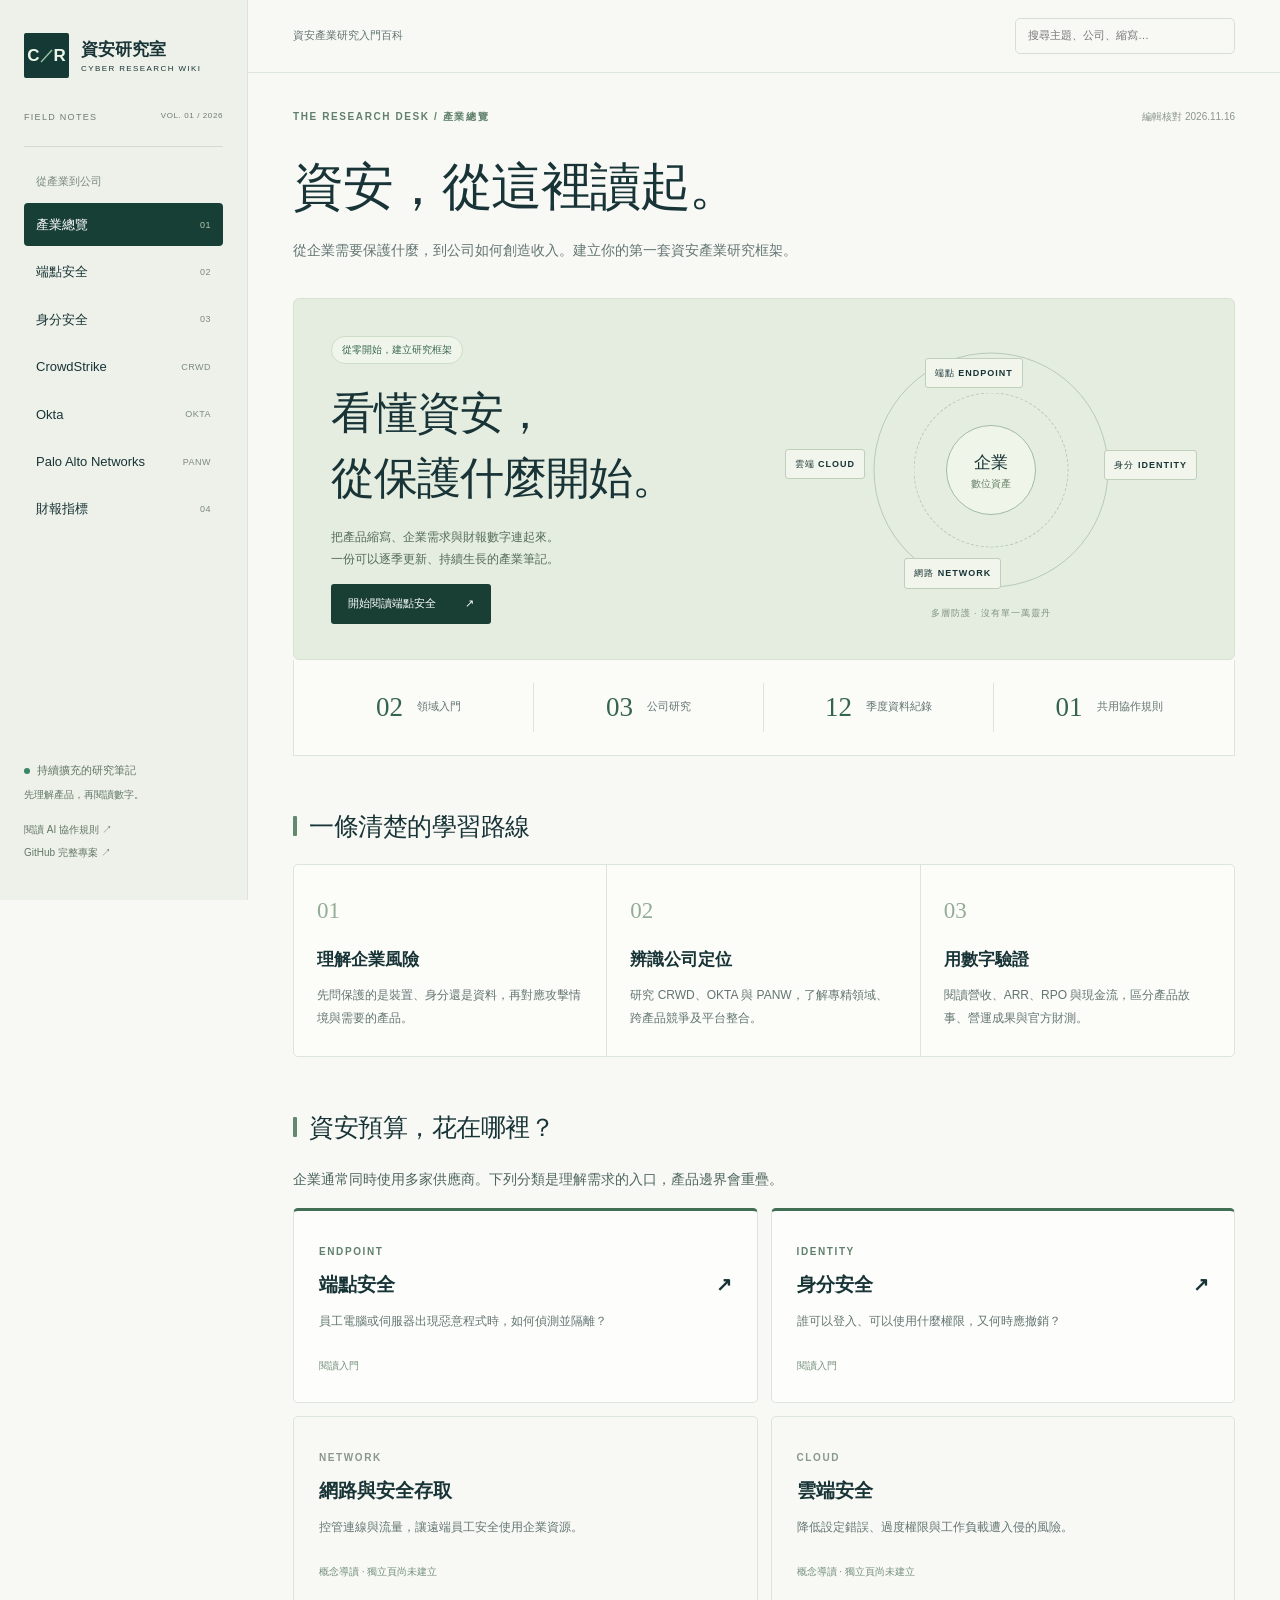
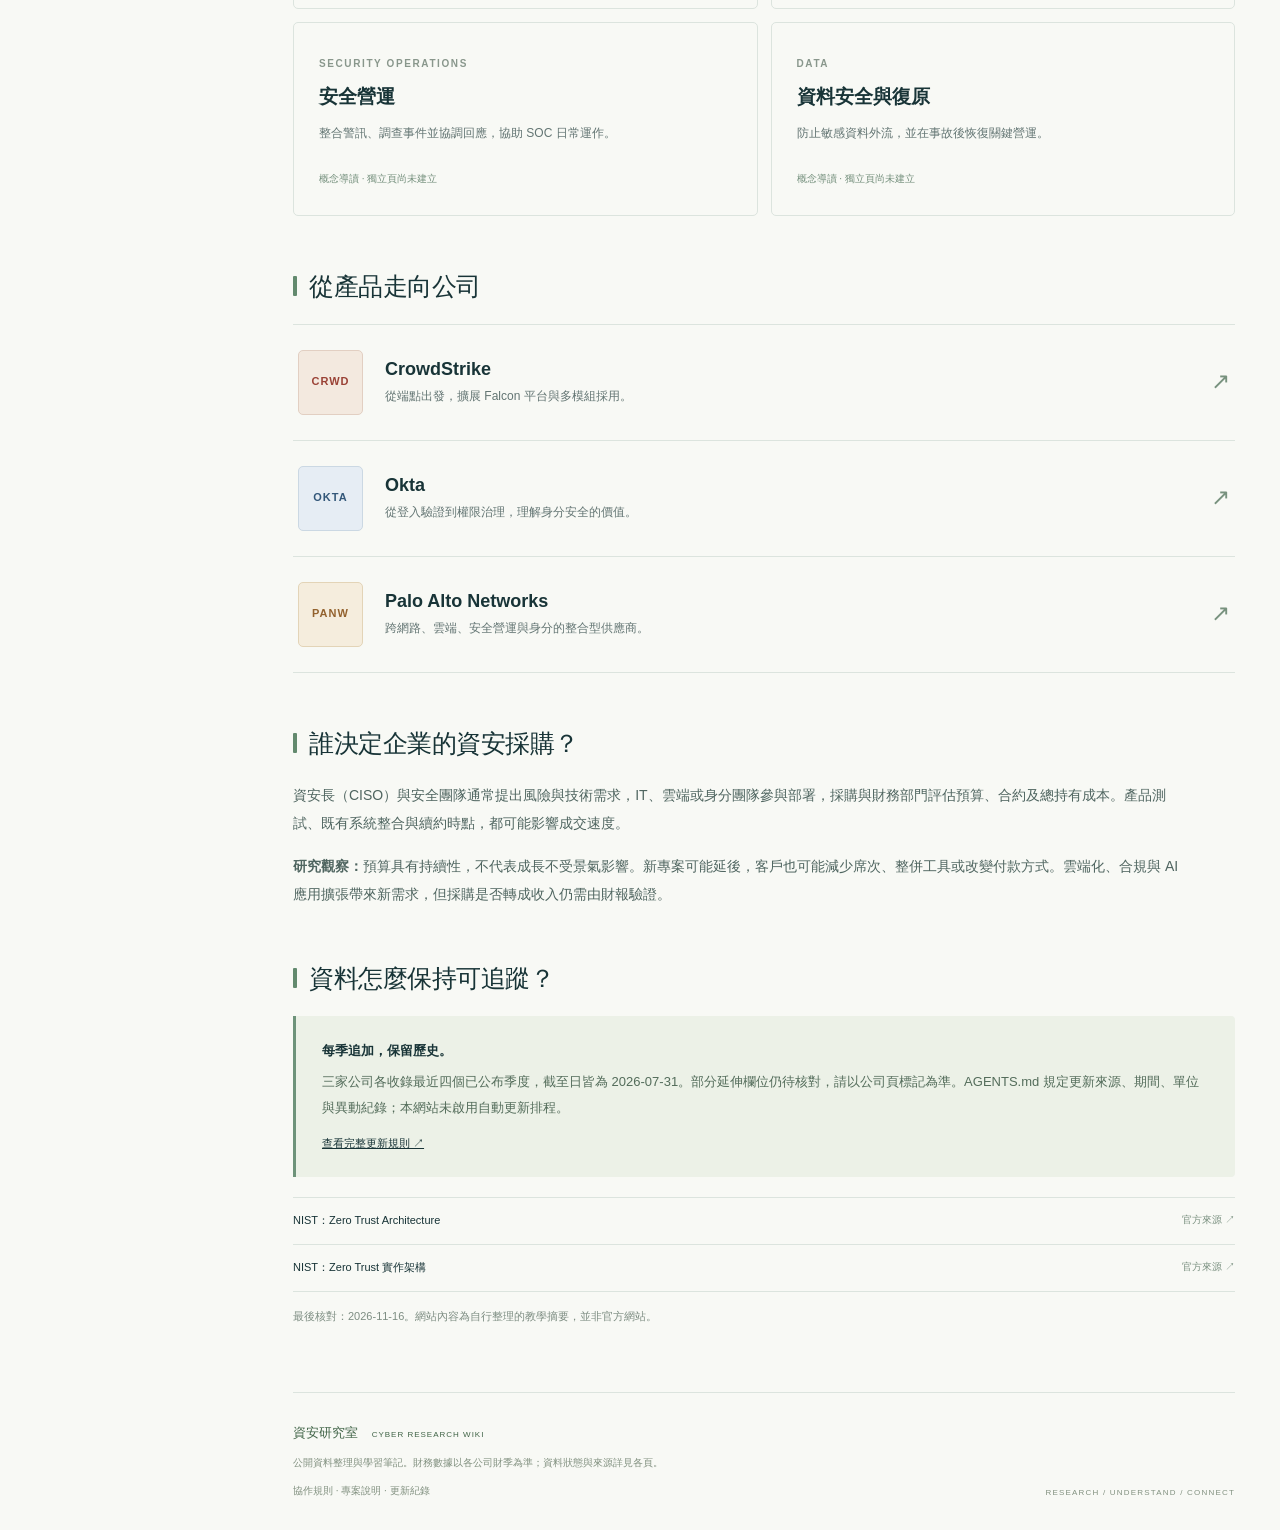
<file: index.html>
<!DOCTYPE html><html lang="zh-Hant"><head><meta charset="utf-8"><meta name="viewport" content="width=device-width,initial-scale=1"><meta name="description" content="從企業需要保護什麼，到公司如何創造收入。建立你的第一套資安產業研究框架。"><title>資安，從這裡讀起。｜資安研究室</title><link rel="icon" href="assets/favicon.svg" type="image/svg+xml"><link rel="stylesheet" href="assets/css/style.css"><script defer src="assets/js/app.js"></script></head><body><a class="skip" href="#main">跳至主要內容</a><aside class="sidebar"><a class="brand" href="index.html"><span class="brandmark">C<span>／</span>R</span><span>資安研究室<small>CYBER RESEARCH WIKI</small></span></a><div class="edition">FIELD NOTES <span>VOL. 01 / 2026</span></div><nav aria-label="主選單"><p class="navlabel">從產業到公司</p><a aria-current="page" href="index.html"><span>產業總覽</span><small>01</small></a><a  href="sectors/endpoint.html"><span>端點安全</span><small>02</small></a><a  href="sectors/identity.html"><span>身分安全</span><small>03</small></a><a  href="companies/crwd.html"><span>CrowdStrike</span><small>CRWD</small></a><a  href="companies/okta.html"><span>Okta</span><small>OKTA</small></a><a  href="companies/panw.html"><span>Palo Alto Networks</span><small>PANW</small></a><a  href="metrics/index.html"><span>財報指標</span><small>04</small></a></nav><div class="sidebar-bottom"><span class="status-dot"></span> 持續擴充的研究筆記<p>先理解產品，再閱讀數字。</p><a href="AGENTS.md">閱讀 AI 協作規則 ↗</a><a href="https://github.com/howardchiang0129/cybersecurity-research-wiki" target="_blank" rel="noopener">GitHub 完整專案 ↗</a></div></aside><div class="workspace"><header class="topbar"><span>資安產業研究入門百科</span><div><label class="sr-only" for="site-search">搜尋主題或公司</label><input id="site-search" type="search" placeholder="搜尋主題、公司、縮寫…" autocomplete="off"><button id="menu-toggle" aria-expanded="false" aria-label="開啟導覽">目錄</button></div><div id="search-results" hidden></div></header><main id="main"><div class="page-top"><span class="eyebrow">THE RESEARCH DESK / 產業總覽</span><span class="meta">編輯核對 2026.11.16</span></div><section class="page-heading"><h1>資安，從這裡讀起。</h1><p class="lead">從企業需要保護什麼，到公司如何創造收入。建立你的第一套資安產業研究框架。</p></section><div class="hero-panel"><div><span class="pill">從零開始，建立研究框架</span><h2>看懂資安，<br>從保護什麼開始。</h2><p>把產品縮寫、企業需求與財報數字連起來。<br>一份可以逐季更新、持續生長的產業筆記。</p><a class="button" href="sectors/endpoint.html">開始閱讀端點安全 <span>↗</span></a></div><div class="system-map" aria-label="企業安全由端點、身分、網路、雲端及資料等層次組成"><div class="orbit orbit-one"></div><div class="orbit orbit-two"></div><div class="map-center">企業<br><small>數位資產</small></div><span class="map-label label-one">端點 ENDPOINT</span><span class="map-label label-two">身分 IDENTITY</span><span class="map-label label-three">網路 NETWORK</span><span class="map-label label-four">雲端 CLOUD</span><span class="map-caption">多層防護 · 沒有單一萬靈丹</span></div></div><div class="overview-strip"><div><b>02</b><span>領域入門</span></div><div><b>03</b><span>公司研究</span></div><div><b>12</b><span>季度資料紀錄</span></div><div><b>01</b><span>共用協作規則</span></div></div><section class="article-section" id="start"><h2>一條清楚的學習路線</h2><div class="cards"><article class="note-card"><span class="card-index">01</span><h3>理解企業風險</h3><p>先問保護的是裝置、身分還是資料，再對應攻擊情境與需要的產品。</p></article><article class="note-card"><span class="card-index">02</span><h3>辨識公司定位</h3><p>研究 CRWD、OKTA 與 PANW，了解專精領域、跨產品競爭及平台整合。</p></article><article class="note-card"><span class="card-index">03</span><h3>用數字驗證</h3><p>閱讀營收、ARR、RPO 與現金流，區分產品故事、營運成果與官方財測。</p></article></div></section><section class="article-section" id="sectors"><h2>資安預算，花在哪裡？</h2><p>企業通常同時使用多家供應商。下列分類是理解需求的入口，產品邊界會重疊。</p><div class="sector-grid"><a href="sectors/endpoint.html" class="sector-tile available"><span class="eyebrow">ENDPOINT</span><h3>端點安全 <span>↗</span></h3><p>員工電腦或伺服器出現惡意程式時，如何偵測並隔離？</p><small>閱讀入門</small></a><a href="sectors/identity.html" class="sector-tile available"><span class="eyebrow">IDENTITY</span><h3>身分安全 <span>↗</span></h3><p>誰可以登入、可以使用什麼權限，又何時應撤銷？</p><small>閱讀入門</small></a><article class="sector-tile planned"><span class="eyebrow">NETWORK</span><h3>網路與安全存取 <span></span></h3><p>控管連線與流量，讓遠端員工安全使用企業資源。</p><small>概念導讀 · 獨立頁尚未建立</small></article><article class="sector-tile planned"><span class="eyebrow">CLOUD</span><h3>雲端安全 <span></span></h3><p>降低設定錯誤、過度權限與工作負載遭入侵的風險。</p><small>概念導讀 · 獨立頁尚未建立</small></article><article class="sector-tile planned"><span class="eyebrow">SECURITY OPERATIONS</span><h3>安全營運 <span></span></h3><p>整合警訊、調查事件並協調回應，協助 SOC 日常運作。</p><small>概念導讀 · 獨立頁尚未建立</small></article><article class="sector-tile planned"><span class="eyebrow">DATA</span><h3>資料安全與復原 <span></span></h3><p>防止敏感資料外流，並在事故後恢復關鍵營運。</p><small>概念導讀 · 獨立頁尚未建立</small></article></div></section><section class="article-section" id="companies"><h2>從產品走向公司</h2><div class="company-list"><a href="companies/crwd.html"><span class="ticker crwd">CRWD</span><div><h3>CrowdStrike</h3><p>從端點出發，擴展 Falcon 平台與多模組採用。</p></div><span class="arrow">↗</span></a><a href="companies/okta.html"><span class="ticker okta">OKTA</span><div><h3>Okta</h3><p>從登入驗證到權限治理，理解身分安全的價值。</p></div><span class="arrow">↗</span></a><a href="companies/panw.html"><span class="ticker panw">PANW</span><div><h3>Palo Alto Networks</h3><p>跨網路、雲端、安全營運與身分的整合型供應商。</p></div><span class="arrow">↗</span></a></div></section><section class="article-section" id="buying"><h2>誰決定企業的資安採購？</h2><p>資安長（CISO）與安全團隊通常提出風險與技術需求，IT、雲端或身分團隊參與部署，採購與財務部門評估預算、合約及總持有成本。產品測試、既有系統整合與續約時點，都可能影響成交速度。</p><p><strong>研究觀察：</strong>預算具有持續性，不代表成長不受景氣影響。新專案可能延後，客戶也可能減少席次、整併工具或改變付款方式。雲端化、合規與 AI 應用擴張帶來新需求，但採購是否轉成收入仍需由財報驗證。</p></section><section class="article-section" id="updates"><h2>資料怎麼保持可追蹤？</h2><div class="callout"><strong>每季追加，保留歷史。</strong><p>三家公司各收錄最近四個已公布季度，截至日皆為 2026-07-31。部分延伸欄位仍待核對，請以公司頁標記為準。AGENTS.md 規定更新來源、期間、單位與異動紀錄；本網站未啟用自動更新排程。</p><a href="AGENTS.md">查看完整更新規則 ↗</a></div><div class="source-list"><a href="https://www.nist.gov/publications/zero-trust-architecture" target="_blank" rel="noopener"><span>NIST：Zero Trust Architecture</span><span>官方來源 ↗</span></a><a href="https://pages.nist.gov/zero-trust-architecture/VolumeB/architecture.html" target="_blank" rel="noopener"><span>NIST：Zero Trust 實作架構</span><span>官方來源 ↗</span></a></div><p class="fine">最後核對：2026-11-16。網站內容為自行整理的教學摘要，並非官方網站。</p></section><footer><span>資安研究室 <small>CYBER RESEARCH WIKI</small></span><p>公開資料整理與學習筆記。財務數據以各公司財季為準；資料狀態與來源詳見各頁。</p><a href="AGENTS.md">協作規則</a> · <a href="README.md">專案說明</a> · <a href="CHANGELOG.md">更新紀錄</a><span class="footer-no">RESEARCH / UNDERSTAND / CONNECT</span></footer></main></div></body></html>
</file>
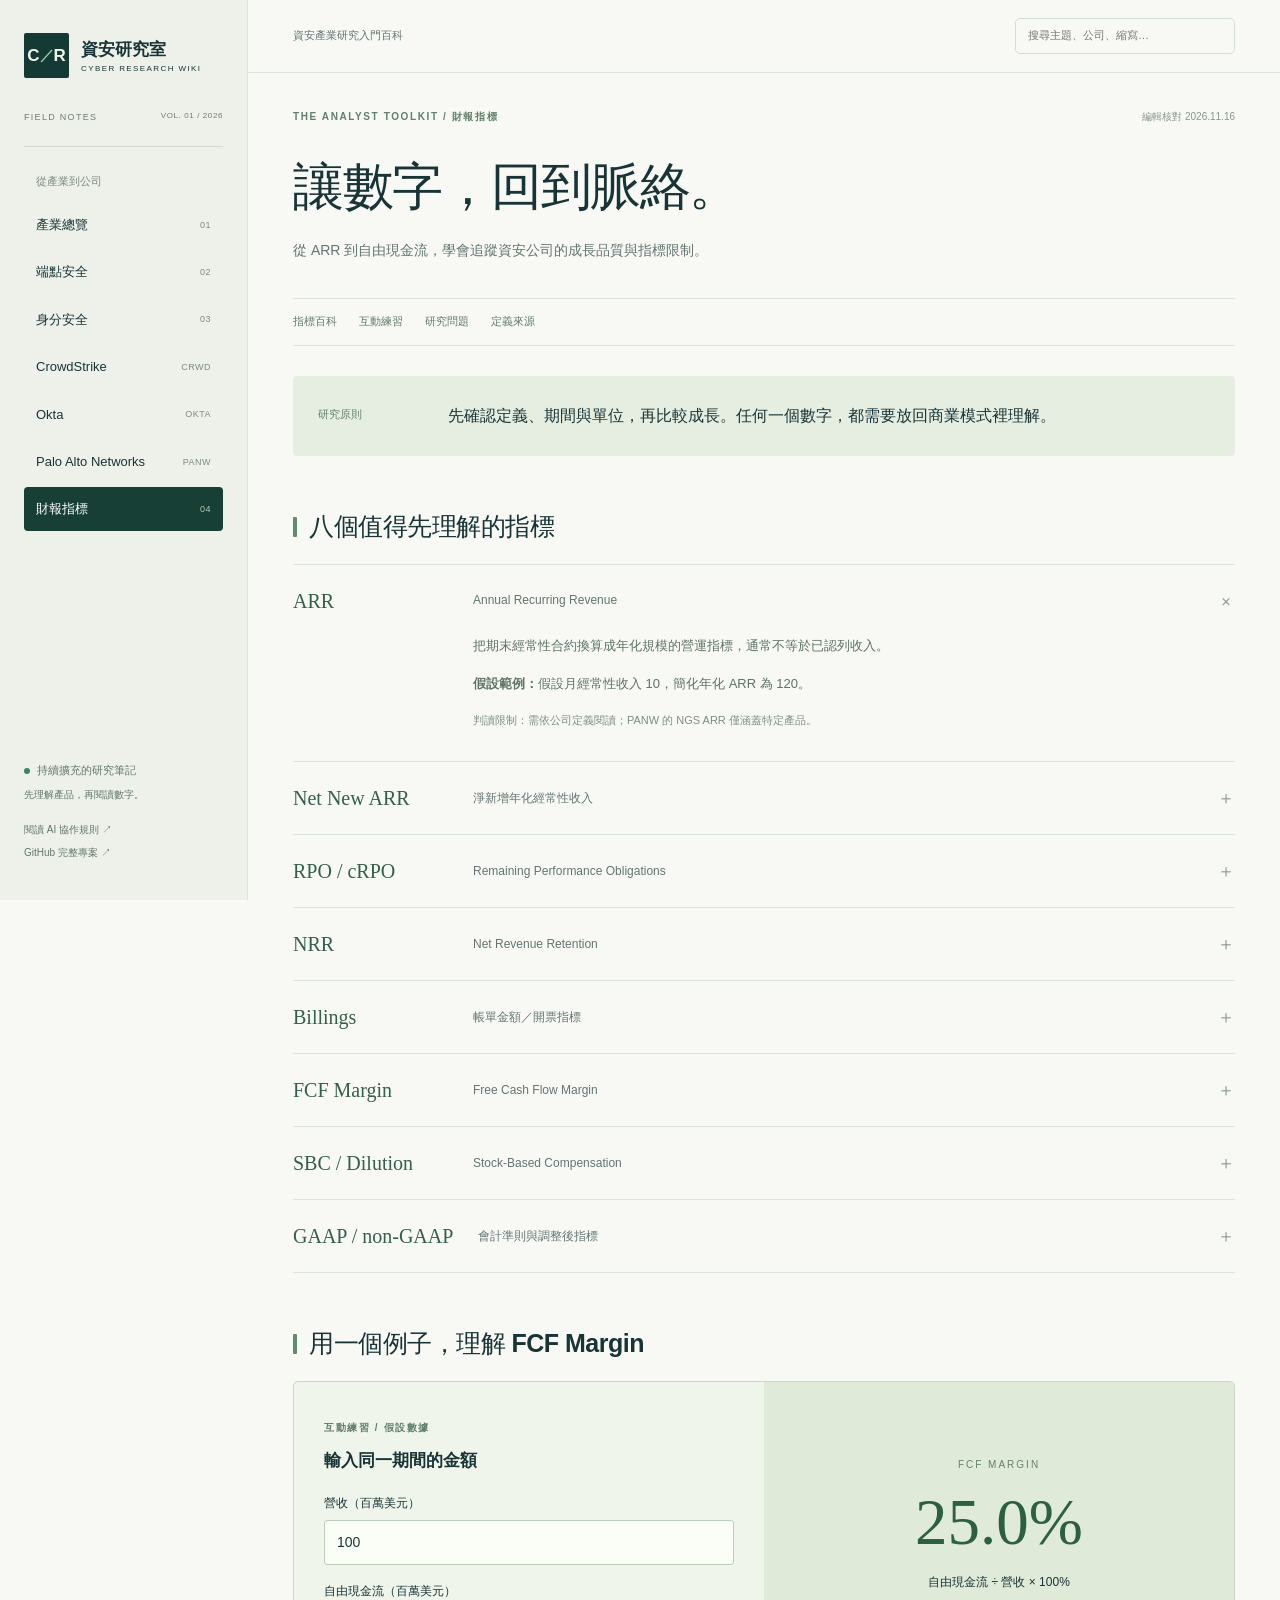
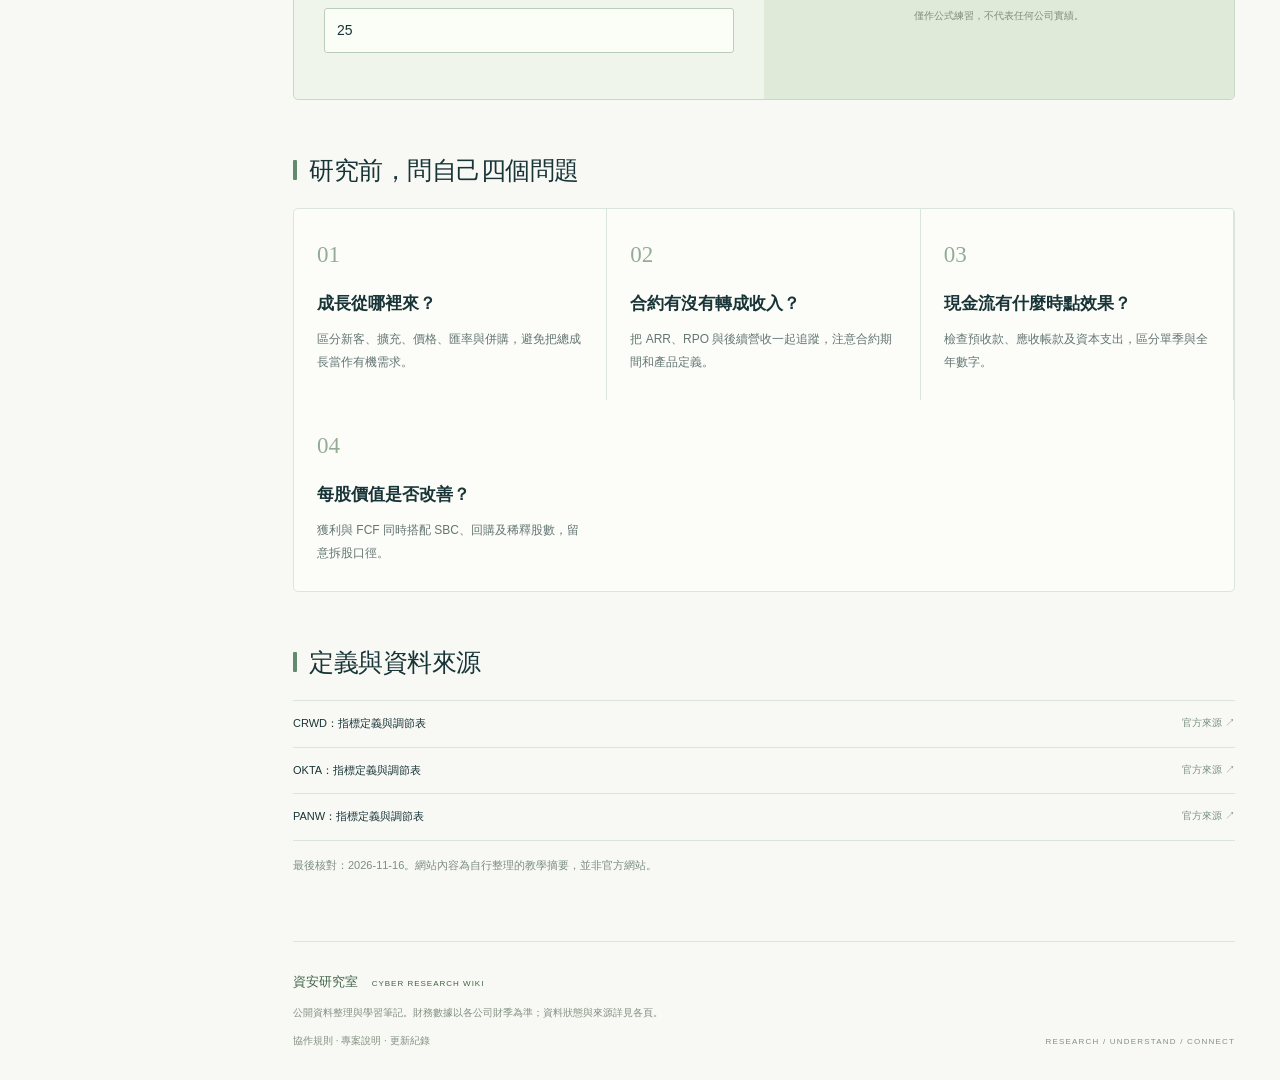
<file: metrics/index.html>
<!DOCTYPE html><html lang="zh-Hant"><head><meta charset="utf-8"><meta name="viewport" content="width=device-width,initial-scale=1"><meta name="description" content="從 ARR 到自由現金流，學會追蹤資安公司的成長品質與指標限制。"><title>讓數字，回到脈絡。｜資安研究室</title><link rel="icon" href="../assets/favicon.svg" type="image/svg+xml"><link rel="stylesheet" href="../assets/css/style.css"><script defer src="../assets/js/app.js"></script></head><body><a class="skip" href="#main">跳至主要內容</a><aside class="sidebar"><a class="brand" href="../index.html"><span class="brandmark">C<span>／</span>R</span><span>資安研究室<small>CYBER RESEARCH WIKI</small></span></a><div class="edition">FIELD NOTES <span>VOL. 01 / 2026</span></div><nav aria-label="主選單"><p class="navlabel">從產業到公司</p><a  href="../index.html"><span>產業總覽</span><small>01</small></a><a  href="../sectors/endpoint.html"><span>端點安全</span><small>02</small></a><a  href="../sectors/identity.html"><span>身分安全</span><small>03</small></a><a  href="../companies/crwd.html"><span>CrowdStrike</span><small>CRWD</small></a><a  href="../companies/okta.html"><span>Okta</span><small>OKTA</small></a><a  href="../companies/panw.html"><span>Palo Alto Networks</span><small>PANW</small></a><a aria-current="page" href="../metrics/index.html"><span>財報指標</span><small>04</small></a></nav><div class="sidebar-bottom"><span class="status-dot"></span> 持續擴充的研究筆記<p>先理解產品，再閱讀數字。</p><a href="../AGENTS.md">閱讀 AI 協作規則 ↗</a><a href="https://github.com/howardchiang0129/cybersecurity-research-wiki" target="_blank" rel="noopener">GitHub 完整專案 ↗</a></div></aside><div class="workspace"><header class="topbar"><span>資安產業研究入門百科</span><div><label class="sr-only" for="site-search">搜尋主題或公司</label><input id="site-search" type="search" placeholder="搜尋主題、公司、縮寫…" autocomplete="off"><button id="menu-toggle" aria-expanded="false" aria-label="開啟導覽">目錄</button></div><div id="search-results" hidden></div></header><main id="main"><div class="page-top"><span class="eyebrow">THE ANALYST TOOLKIT / 財報指標</span><span class="meta">編輯核對 2026.11.16</span></div><section class="page-heading"><h1>讓數字，回到脈絡。</h1><p class="lead">從 ARR 到自由現金流，學會追蹤資安公司的成長品質與指標限制。</p></section><nav class="contents" aria-label="本頁目錄"><a href="#glossary">指標百科</a><a href="#calculator">互動練習</a><a href="#questions">研究問題</a><a href="#sources">定義來源</a></nav><div class="definition"><span>研究原則</span><p>先確認定義、期間與單位，再比較成長。任何一個數字，都需要放回商業模式裡理解。</p></div><section class="article-section" id="glossary"><h2>八個值得先理解的指標</h2><div class="metric-glossary"><details open><summary><span>ARR</span><b>Annual Recurring Revenue</b><span class="plus">＋</span></summary><div><p>把期末經常性合約換算成年化規模的營運指標，通常不等於已認列收入。</p><p><strong>假設範例：</strong>假設月經常性收入 10，簡化年化 ARR 為 120。</p><p class="fine">判讀限制：需依公司定義閱讀；PANW 的 NGS ARR 僅涵蓋特定產品。</p></div></details><details ><summary><span>Net New ARR</span><b>淨新增年化經常性收入</b><span class="plus">＋</span></summary><div><p>觀察期末 ARR 相對上期淨增加多少，通常受新客、擴充、流失與其他調整影響。</p><p><strong>假設範例：</strong>假設期初 ARR 100、期末 120，簡化淨增加為 20。</p><p class="fine">判讀限制：匯率、併購或定義變更可能影響，不一定全是當季新簽約。</p></div></details><details ><summary><span>RPO / cRPO</span><b>Remaining Performance Obligations</b><span class="plus">＋</span></summary><div><p>RPO 是尚未履行的合約義務；cRPO 通常是未來十二個月預期認列部分。</p><p><strong>假設範例：</strong>假設 RPO 100，其中 60 預計十二個月內認列，cRPO 為 60。</p><p class="fine">判讀限制：合約期間與付款方式會影響比較；不是當季收入，也不是現金。</p></div></details><details ><summary><span>NRR</span><b>Net Revenue Retention</b><span class="plus">＋</span></summary><div><p>觀察相同既有客戶群的收入或 ARR 在一段期間後保留多少，含擴充、縮減與流失。</p><p><strong>假設範例：</strong>假設原客戶群 100，一年後 110，NRR 為 110%。</p><p class="fine">判讀限制：不包含新客；不同公司採用的收入或 ARR 定義及期間可能不同。</p></div></details><details ><summary><span>Billings</span><b>帳單金額／開票指標</b><span class="plus">＋</span></summary><div><p>常見簡化代理值是營收加遞延收入變動，但應優先採公司定義。</p><p><strong>假設範例：</strong>假設營收 100、遞延收入增加 20，簡化 Billings 為 120。</p><p class="fine">判讀限制：不等於現金收款；付款條款與合約期間會造成波動。</p></div></details><details ><summary><span>FCF Margin</span><b>Free Cash Flow Margin</b><span class="plus">＋</span></summary><div><p>自由現金流除以同期間營收；先確認 FCF 是否含特殊調整。</p><p><strong>假設範例：</strong>假設營收 100、FCF 25，FCF Margin 為 25%。</p><p class="fine">判讀限制：預收款、支出時點與 SBC 會影響判讀；單季不可直接年化。</p></div></details><details ><summary><span>SBC / Dilution</span><b>Stock-Based Compensation</b><span class="plus">＋</span></summary><div><p>股權薪酬是重要報酬成本，應搭配股數變化與回購觀察。</p><p><strong>假設範例：</strong>假設獲利不變、股數增加 10%，每股獲利會降低。</p><p class="fine">判讀限制：non-GAAP 常加回 SBC，但經濟成本不會因此消失；拆股本身不是經濟稀釋。</p></div></details><details ><summary><span>GAAP / non-GAAP</span><b>會計準則與調整後指標</b><span class="plus">＋</span></summary><div><p>GAAP 為會計準則口徑；non-GAAP 依公司調整方式排除部分項目。</p><p><strong>假設範例：</strong>假設 GAAP 營業利益 10，加回 SBC 5，簡化調整後為 15。</p><p class="fine">判讀限制：必須閱讀調節表；各公司排除項目不同，不能只比較表面數字。</p></div></details></div></section><section class="article-section" id="calculator"><h2>用一個例子，理解 FCF Margin</h2><div class="calculator"><div><span class="eyebrow">互動練習 / 假設數據</span><h3>輸入同一期間的金額</h3><label for="calc-revenue">營收（百萬美元）</label><input id="calc-revenue" type="number" min="0" step="any" value="100"><label for="calc-fcf">自由現金流（百萬美元）</label><input id="calc-fcf" type="number" step="any" value="25"></div><div class="calc-result"><span>FCF MARGIN</span><output id="calc-result" aria-live="polite">25.0%</output><p>自由現金流 ÷ 營收 × 100%</p><small>僅作公式練習，不代表任何公司實績。</small></div></div></section><section class="article-section" id="questions"><h2>研究前，問自己四個問題</h2><div class="cards"><article class="note-card"><span class="card-index">01</span><h3>成長從哪裡來？</h3><p>區分新客、擴充、價格、匯率與併購，避免把總成長當作有機需求。</p></article><article class="note-card"><span class="card-index">02</span><h3>合約有沒有轉成收入？</h3><p>把 ARR、RPO 與後續營收一起追蹤，注意合約期間和產品定義。</p></article><article class="note-card"><span class="card-index">03</span><h3>現金流有什麼時點效果？</h3><p>檢查預收款、應收帳款及資本支出，區分單季與全年數字。</p></article><article class="note-card"><span class="card-index">04</span><h3>每股價值是否改善？</h3><p>獲利與 FCF 同時搭配 SBC、回購及稀釋股數，留意拆股口徑。</p></article></div></section><section class="article-section" id="sources"><h2>定義與資料來源</h2><div class="source-list"><a href="https://ir.crowdstrike.com/news-releases/news-release-details/crowdstrike-reports-second-quarter-fiscal-year-2027-financial" target="_blank" rel="noopener"><span>CRWD：指標定義與調節表</span><span>官方來源 ↗</span></a><a href="https://investor.okta.com/news-and-events/news-releases/news-details/2026/Okta-Announces-Second-Quarter-Fiscal-Year-2027-Financial-Results/default.aspx" target="_blank" rel="noopener"><span>OKTA：指標定義與調節表</span><span>官方來源 ↗</span></a><a href="https://www.paloaltonetworks.com/company/press/2026/palo-alto-networks-reports-fiscal-fourth-quarter-and-fiscal-year-2026-financial-results" target="_blank" rel="noopener"><span>PANW：指標定義與調節表</span><span>官方來源 ↗</span></a></div><p class="fine">最後核對：2026-11-16。網站內容為自行整理的教學摘要，並非官方網站。</p></section><footer><span>資安研究室 <small>CYBER RESEARCH WIKI</small></span><p>公開資料整理與學習筆記。財務數據以各公司財季為準；資料狀態與來源詳見各頁。</p><a href="../AGENTS.md">協作規則</a> · <a href="../README.md">專案說明</a> · <a href="../CHANGELOG.md">更新紀錄</a><span class="footer-no">RESEARCH / UNDERSTAND / CONNECT</span></footer></main></div></body></html>
</file>
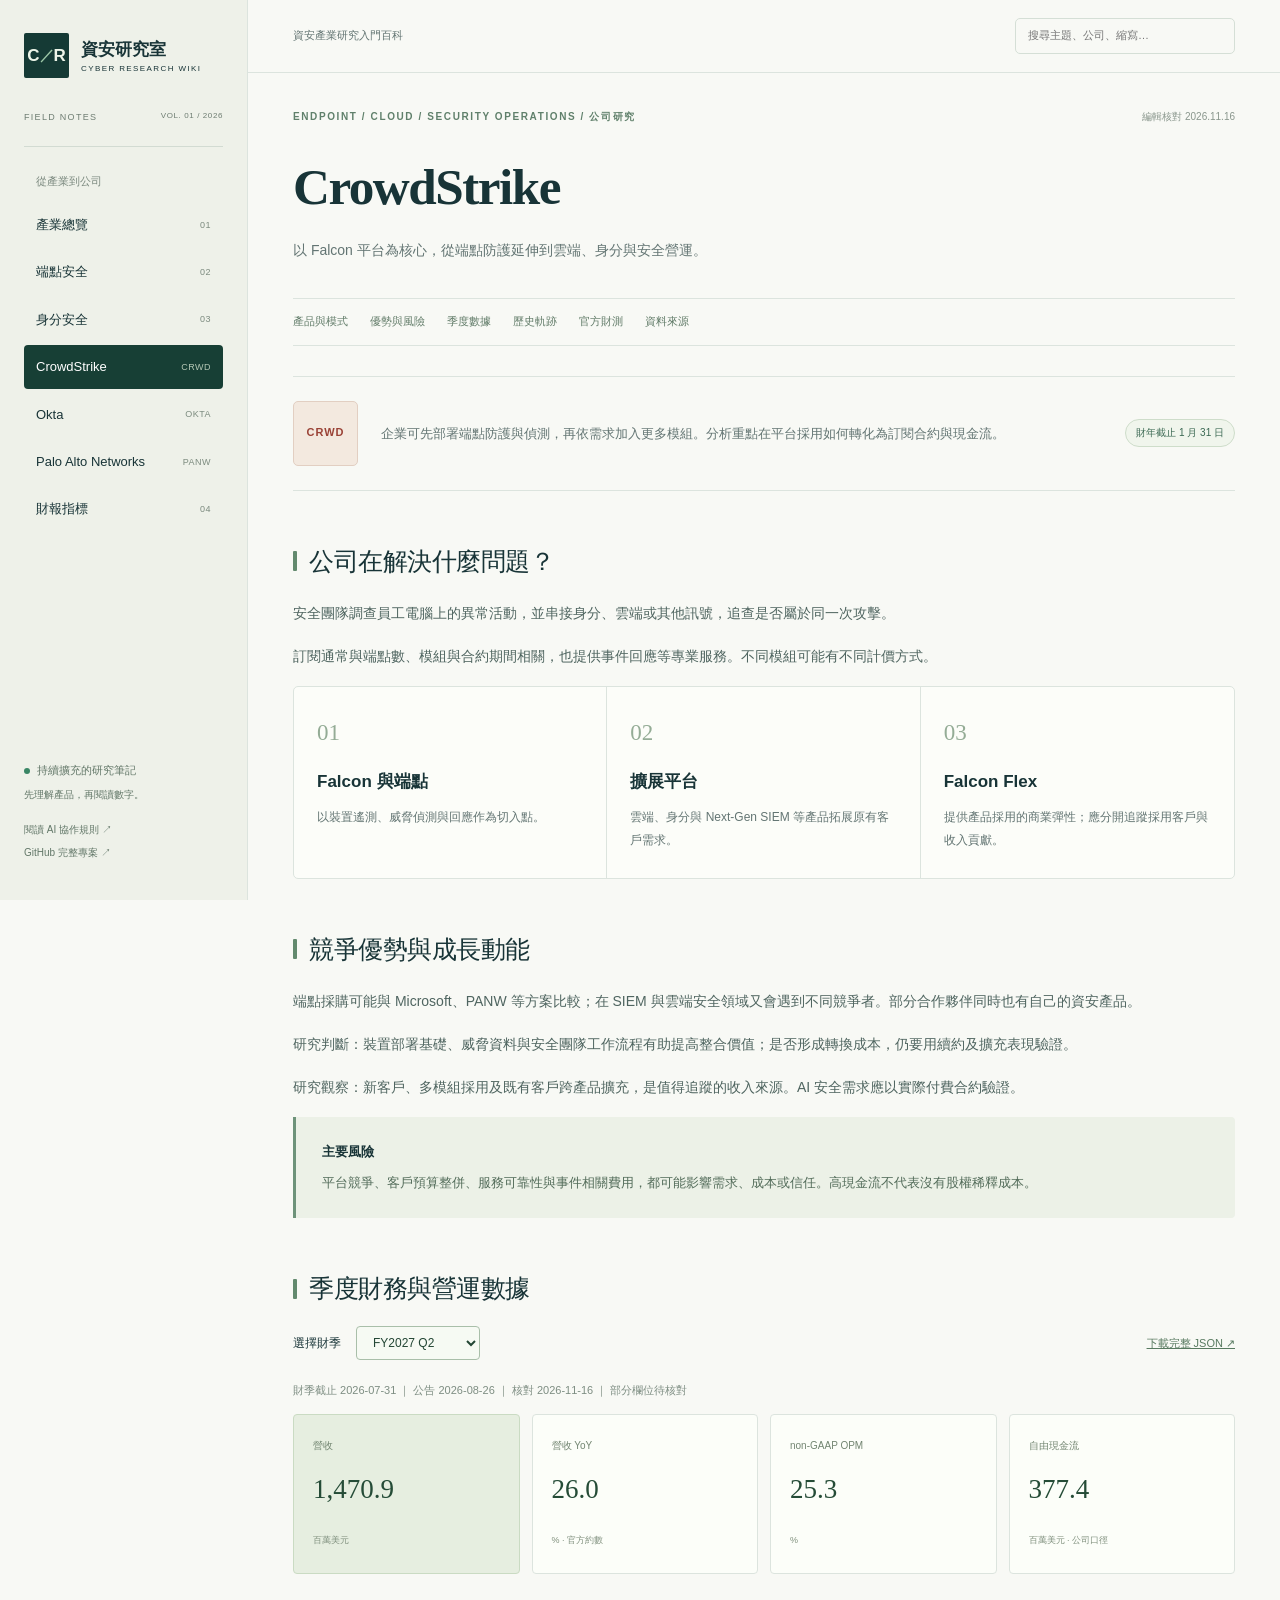
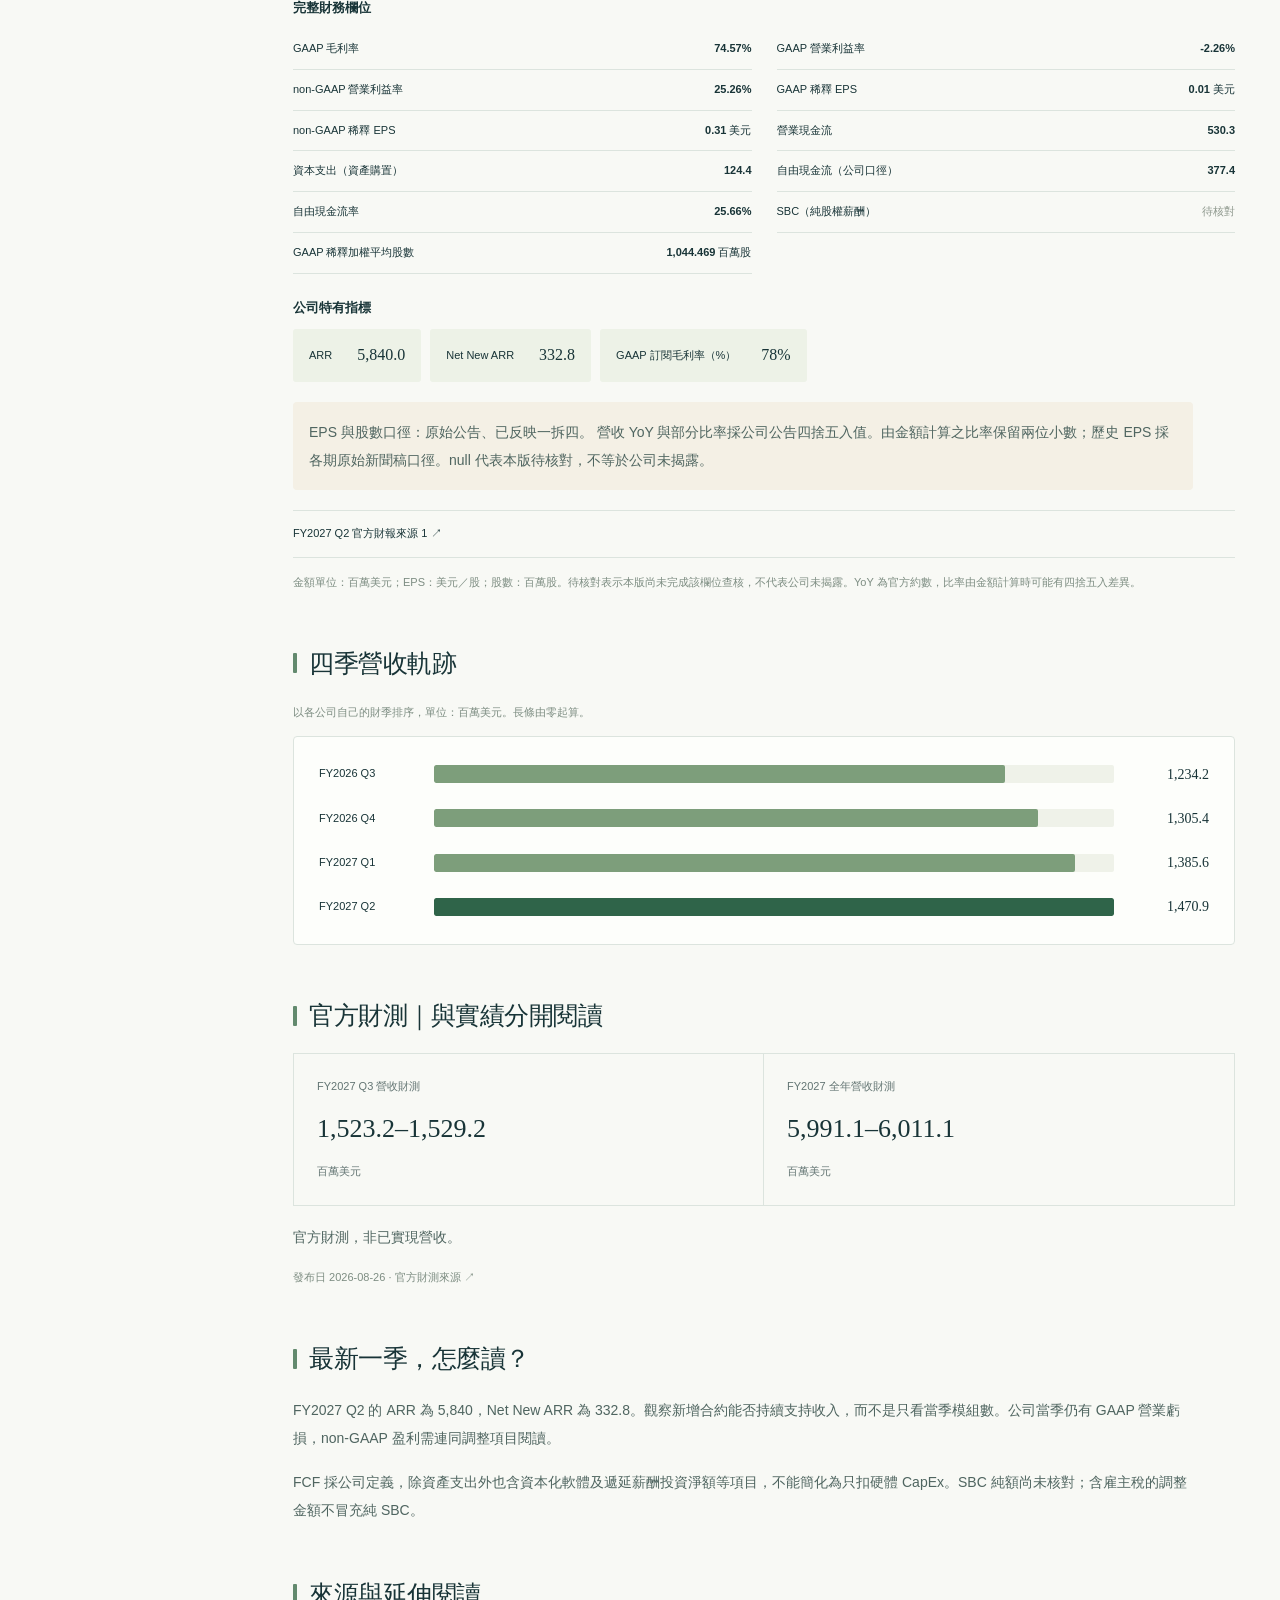
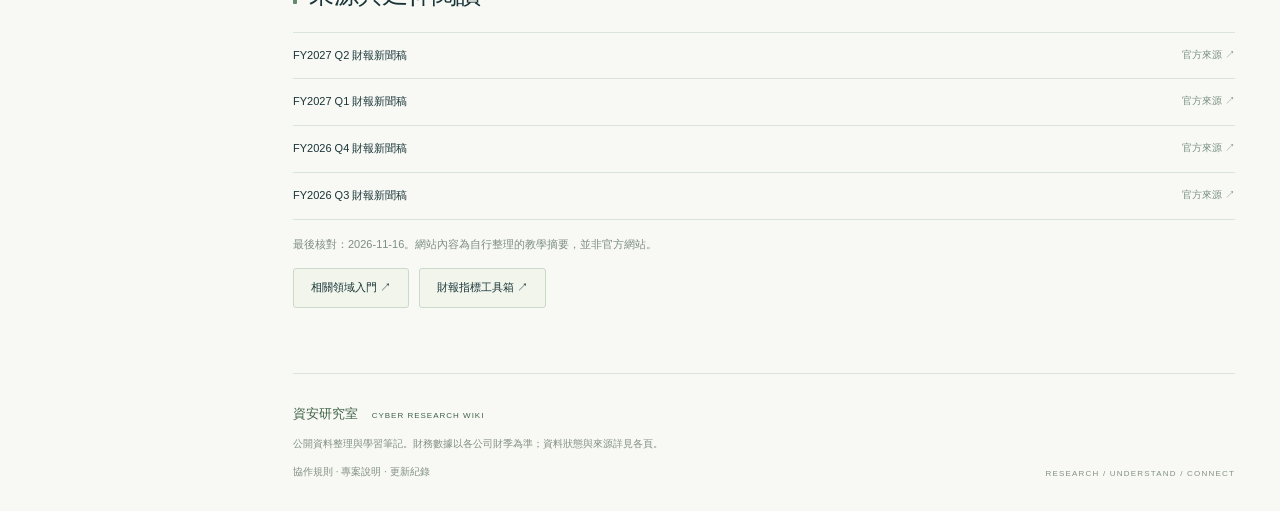
<file: companies/crwd.html>
<!DOCTYPE html><html lang="zh-Hant"><head><meta charset="utf-8"><meta name="viewport" content="width=device-width,initial-scale=1"><meta name="description" content="以 Falcon 平台為核心，從端點防護延伸到雲端、身分與安全營運。"><title>CrowdStrike｜資安研究室</title><link rel="icon" href="../assets/favicon.svg" type="image/svg+xml"><link rel="stylesheet" href="../assets/css/style.css"><script defer src="../assets/js/app.js"></script></head><body><a class="skip" href="#main">跳至主要內容</a><aside class="sidebar"><a class="brand" href="../index.html"><span class="brandmark">C<span>／</span>R</span><span>資安研究室<small>CYBER RESEARCH WIKI</small></span></a><div class="edition">FIELD NOTES <span>VOL. 01 / 2026</span></div><nav aria-label="主選單"><p class="navlabel">從產業到公司</p><a  href="../index.html"><span>產業總覽</span><small>01</small></a><a  href="../sectors/endpoint.html"><span>端點安全</span><small>02</small></a><a  href="../sectors/identity.html"><span>身分安全</span><small>03</small></a><a aria-current="page" href="../companies/crwd.html"><span>CrowdStrike</span><small>CRWD</small></a><a  href="../companies/okta.html"><span>Okta</span><small>OKTA</small></a><a  href="../companies/panw.html"><span>Palo Alto Networks</span><small>PANW</small></a><a  href="../metrics/index.html"><span>財報指標</span><small>04</small></a></nav><div class="sidebar-bottom"><span class="status-dot"></span> 持續擴充的研究筆記<p>先理解產品，再閱讀數字。</p><a href="../AGENTS.md">閱讀 AI 協作規則 ↗</a><a href="https://github.com/howardchiang0129/cybersecurity-research-wiki" target="_blank" rel="noopener">GitHub 完整專案 ↗</a></div></aside><div class="workspace"><header class="topbar"><span>資安產業研究入門百科</span><div><label class="sr-only" for="site-search">搜尋主題或公司</label><input id="site-search" type="search" placeholder="搜尋主題、公司、縮寫…" autocomplete="off"><button id="menu-toggle" aria-expanded="false" aria-label="開啟導覽">目錄</button></div><div id="search-results" hidden></div></header><main id="main"><div class="page-top"><span class="eyebrow">ENDPOINT / CLOUD / SECURITY OPERATIONS / 公司研究</span><span class="meta">編輯核對 2026.11.16</span></div><section class="page-heading"><h1>CrowdStrike</h1><p class="lead">以 Falcon 平台為核心，從端點防護延伸到雲端、身分與安全營運。</p></section><nav class="contents" aria-label="本頁目錄"><a href="#business">產品與模式</a><a href="#edge">優勢與風險</a><a href="#financials">季度數據</a><a href="#history">歷史軌跡</a><a href="#guidance">官方財測</a><a href="#sources">資料來源</a></nav><div class="company-intro"><span class="ticker crwd">CRWD</span><p>企業可先部署端點防護與偵測，再依需求加入更多模組。分析重點在平台採用如何轉化為訂閱合約與現金流。</p><span class="pill">財年截止 1 月 31 日</span></div><section class="article-section" id="business"><h2>公司在解決什麼問題？</h2><p>安全團隊調查員工電腦上的異常活動，並串接身分、雲端或其他訊號，追查是否屬於同一次攻擊。</p><p>訂閱通常與端點數、模組與合約期間相關，也提供事件回應等專業服務。不同模組可能有不同計價方式。</p><div class="cards"><article class="note-card"><span class="card-index">01</span><h3>Falcon 與端點</h3><p>以裝置遙測、威脅偵測與回應作為切入點。</p></article><article class="note-card"><span class="card-index">02</span><h3>擴展平台</h3><p>雲端、身分與 Next-Gen SIEM 等產品拓展原有客戶需求。</p></article><article class="note-card"><span class="card-index">03</span><h3>Falcon Flex</h3><p>提供產品採用的商業彈性；應分開追蹤採用客戶與收入貢獻。</p></article></div></section><section class="article-section" id="edge"><h2>競爭優勢與成長動能</h2><p>端點採購可能與 Microsoft、PANW 等方案比較；在 SIEM 與雲端安全領域又會遇到不同競爭者。部分合作夥伴同時也有自己的資安產品。</p><p>研究判斷：裝置部署基礎、威脅資料與安全團隊工作流程有助提高整合價值；是否形成轉換成本，仍要用續約及擴充表現驗證。</p><p>研究觀察：新客戶、多模組採用及既有客戶跨產品擴充，是值得追蹤的收入來源。AI 安全需求應以實際付費合約驗證。</p><div class="callout"><strong>主要風險</strong><p>平台競爭、客戶預算整併、服務可靠性與事件相關費用，都可能影響需求、成本或信任。高現金流不代表沒有股權稀釋成本。</p></div></section><section class="article-section" id="financials"><h2>季度財務與營運數據</h2><div class="finance-toolbar"><div><label for="quarter-select">選擇財季</label><select id="quarter-select"><option value="3" selected>FY2027 Q2</option><option value="2" >FY2027 Q1</option><option value="1" >FY2026 Q4</option><option value="0" >FY2026 Q3</option></select></div><a class="text-link" href="../data/companies/crwd.json" download>下載完整 JSON ↗</a></div><div id="quarter-meta" class="fine"></div><div id="finance-cards" class="finance-cards" aria-live="polite"></div><div class="financial-detail"><h3>完整財務欄位</h3><div id="finance-details"></div></div><div class="financial-detail"><h3>公司特有指標</h3><div id="kpi-cards" class="kpi-cards"></div></div><p id="quarter-note" class="data-note"></p><div id="quarter-sources" class="source-list"></div><p class="fine">金額單位：百萬美元；EPS：美元／股；股數：百萬股。待核對表示本版尚未完成該欄位查核，不代表公司未揭露。YoY 為官方約數，比率由金額計算時可能有四捨五入差異。</p><noscript><p>請啟用 JavaScript 使用季度切換。也可下載上方 JSON 閱讀全部季度。最新季度營收：1470.897 百萬美元，YoY：26%。</p></noscript><script type="application/json" id="financial-data">{"ticker": "CRWD", "checked_at": "2026-11-16", "quarters": [{"gaap_gross_margin": 75, "gaap_operating_margin": -5.62, "non_gaap_operating_margin": 21.44, "gaap_eps": -0.14, "non_gaap_eps": 0.96, "operating_cash_flow": 397.5, "capex": 83.395, "fcf": 295.9, "fcf_margin": 23.97, "sbc": null, "diluted_shares": 251.326, "kpis": {"ARR": 4920, "Net New ARR": 265.3, "GAAP 訂閱毛利率（%）": 78}, "eps_basis": "原始公告、拆股前；不可與拆股後 EPS 直接比較", "fiscal_year": 2026, "fiscal_quarter": 3, "period_end": "2025-10-31", "release_date": "2025-12-02", "checked_at": "2026-11-16", "currency": "USD", "unit": "million", "revenue": 1234.244, "revenue_yoy": 22, "source_urls": ["https://ir.crowdstrike.com/news-releases/news-release-details/crowdstrike-reports-third-quarter-fiscal-year-2026-financial"], "status": "部分欄位待核對"}, {"gaap_gross_margin": 76, "gaap_operating_margin": -0.53, "non_gaap_operating_margin": 24.96, "gaap_eps": 0.15, "non_gaap_eps": 1.12, "operating_cash_flow": 497.9, "capex": 102.465, "fcf": 376.4, "fcf_margin": 28.83, "sbc": null, "diluted_shares": null, "kpis": {"ARR": 5250, "Net New ARR": 330.7, "GAAP 訂閱毛利率（%）": 79}, "eps_basis": "原始公告、拆股前；不可與拆股後 EPS 直接比較", "fiscal_year": 2026, "fiscal_quarter": 4, "period_end": "2026-01-31", "release_date": "2026-03-03", "checked_at": "2026-11-16", "currency": "USD", "unit": "million", "revenue": 1305.375, "revenue_yoy": 23, "source_urls": ["https://ir.crowdstrike.com/news-releases/news-release-details/crowdstrike-reports-fourth-quarter-and-fiscal-year-2026"], "status": "部分欄位待核對"}, {"gaap_gross_margin": 75.3, "gaap_operating_margin": -2.21, "non_gaap_operating_margin": 23.51, "gaap_eps": 0.11, "non_gaap_eps": 1.1, "operating_cash_flow": 590.9, "capex": 97.624, "fcf": 468.5, "fcf_margin": 33.81, "sbc": null, "diluted_shares": 257.881, "kpis": {"ARR": 5510, "Net New ARR": 255.8, "GAAP 訂閱毛利率（%）": 78}, "eps_basis": "原始公告、拆股前；2026-07-02 起一拆四交易", "fiscal_year": 2027, "fiscal_quarter": 1, "period_end": "2026-04-30", "release_date": "2026-06-03", "checked_at": "2026-11-16", "currency": "USD", "unit": "million", "revenue": 1385.629, "revenue_yoy": 26, "source_urls": ["https://ir.crowdstrike.com/news-releases/news-release-details/crowdstrike-reports-first-quarter-fiscal-year-2027-financial"], "status": "部分欄位待核對"}, {"gaap_gross_margin": 74.57, "gaap_operating_margin": -2.26, "non_gaap_operating_margin": 25.26, "gaap_eps": 0.01, "non_gaap_eps": 0.31, "operating_cash_flow": 530.3, "capex": 124.413, "fcf": 377.4, "fcf_margin": 25.66, "sbc": null, "diluted_shares": 1044.469, "kpis": {"ARR": 5840, "Net New ARR": 332.8, "GAAP 訂閱毛利率（%）": 78}, "eps_basis": "原始公告、已反映一拆四", "fiscal_year": 2027, "fiscal_quarter": 2, "period_end": "2026-07-31", "release_date": "2026-08-26", "checked_at": "2026-11-16", "currency": "USD", "unit": "million", "revenue": 1470.897, "revenue_yoy": 26, "source_urls": ["https://ir.crowdstrike.com/news-releases/news-release-details/crowdstrike-reports-second-quarter-fiscal-year-2027-financial"], "status": "部分欄位待核對"}], "methodology": "營收 YoY 與部分比率採公司公告四捨五入值。由金額計算之比率保留兩位小數；歷史 EPS 採各期原始新聞稿口徑。null 代表本版待核對，不等於公司未揭露。", "guidance": {"as_of": "2026-08-26", "source_url": "https://ir.crowdstrike.com/news-releases/news-release-details/crowdstrike-reports-second-quarter-fiscal-year-2027-financial", "next_period": "FY2027 Q3", "next_revenue": [1523.2, 1529.2], "full_period": "FY2027", "full_revenue": [5991.1, 6011.1], "note": "官方財測，非已實現營收。"}}</script></section><section class="article-section" id="history"><h2>四季營收軌跡</h2><p class="fine">以各公司自己的財季排序，單位：百萬美元。長條由零起算。</p><div class="revenue-history"><div><span>FY2026 Q3</span><div class="bar-track"><div style="width:83.91%"></div></div><b>1,234.2</b></div><div><span>FY2026 Q4</span><div class="bar-track"><div style="width:88.75%"></div></div><b>1,305.4</b></div><div><span>FY2027 Q1</span><div class="bar-track"><div style="width:94.20%"></div></div><b>1,385.6</b></div><div><span>FY2027 Q2</span><div class="bar-track"><div style="width:100.00%"></div></div><b>1,470.9</b></div></div></section><section class="article-section" id="guidance"><h2>官方財測｜與實績分開閱讀</h2><div class="guidance"><article><span>FY2027 Q3 營收財測</span><strong>1,523.2–1,529.2</strong><small>百萬美元</small></article><article><span>FY2027 全年營收財測</span><strong>5,991.1–6,011.1</strong><small>百萬美元</small></article></div><p>官方財測，非已實現營收。</p><p class="fine">發布日 2026-08-26 · <a href="https://ir.crowdstrike.com/news-releases/news-release-details/crowdstrike-reports-second-quarter-fiscal-year-2027-financial">官方財測來源 ↗</a></p></section><section class="article-section" id="reading"><h2>最新一季，怎麼讀？</h2><p>FY2027 Q2 的 ARR 為 5,840，Net New ARR 為 332.8。觀察新增合約能否持續支持收入，而不是只看當季模組數。公司當季仍有 GAAP 營業虧損，non-GAAP 盈利需連同調整項目閱讀。</p><p>FCF 採公司定義，除資產支出外也含資本化軟體及遞延薪酬投資淨額等項目，不能簡化為只扣硬體 CapEx。SBC 純額尚未核對；含雇主稅的調整金額不冒充純 SBC。</p></section><section class="article-section" id="sources"><h2>來源與延伸閱讀</h2><div class="source-list"><a href="https://ir.crowdstrike.com/news-releases/news-release-details/crowdstrike-reports-second-quarter-fiscal-year-2027-financial" target="_blank" rel="noopener"><span>FY2027 Q2 財報新聞稿</span><span>官方來源 ↗</span></a><a href="https://ir.crowdstrike.com/news-releases/news-release-details/crowdstrike-reports-first-quarter-fiscal-year-2027-financial" target="_blank" rel="noopener"><span>FY2027 Q1 財報新聞稿</span><span>官方來源 ↗</span></a><a href="https://ir.crowdstrike.com/news-releases/news-release-details/crowdstrike-reports-fourth-quarter-and-fiscal-year-2026" target="_blank" rel="noopener"><span>FY2026 Q4 財報新聞稿</span><span>官方來源 ↗</span></a><a href="https://ir.crowdstrike.com/news-releases/news-release-details/crowdstrike-reports-third-quarter-fiscal-year-2026-financial" target="_blank" rel="noopener"><span>FY2026 Q3 財報新聞稿</span><span>官方來源 ↗</span></a></div><p class="fine">最後核對：2026-11-16。網站內容為自行整理的教學摘要，並非官方網站。</p><div class="related"><a href="../sectors/endpoint.html">相關領域入門 ↗</a><a href="../metrics/index.html">財報指標工具箱 ↗</a></div></section><footer><span>資安研究室 <small>CYBER RESEARCH WIKI</small></span><p>公開資料整理與學習筆記。財務數據以各公司財季為準；資料狀態與來源詳見各頁。</p><a href="../AGENTS.md">協作規則</a> · <a href="../README.md">專案說明</a> · <a href="../CHANGELOG.md">更新紀錄</a><span class="footer-no">RESEARCH / UNDERSTAND / CONNECT</span></footer></main></div></body></html>
</file>
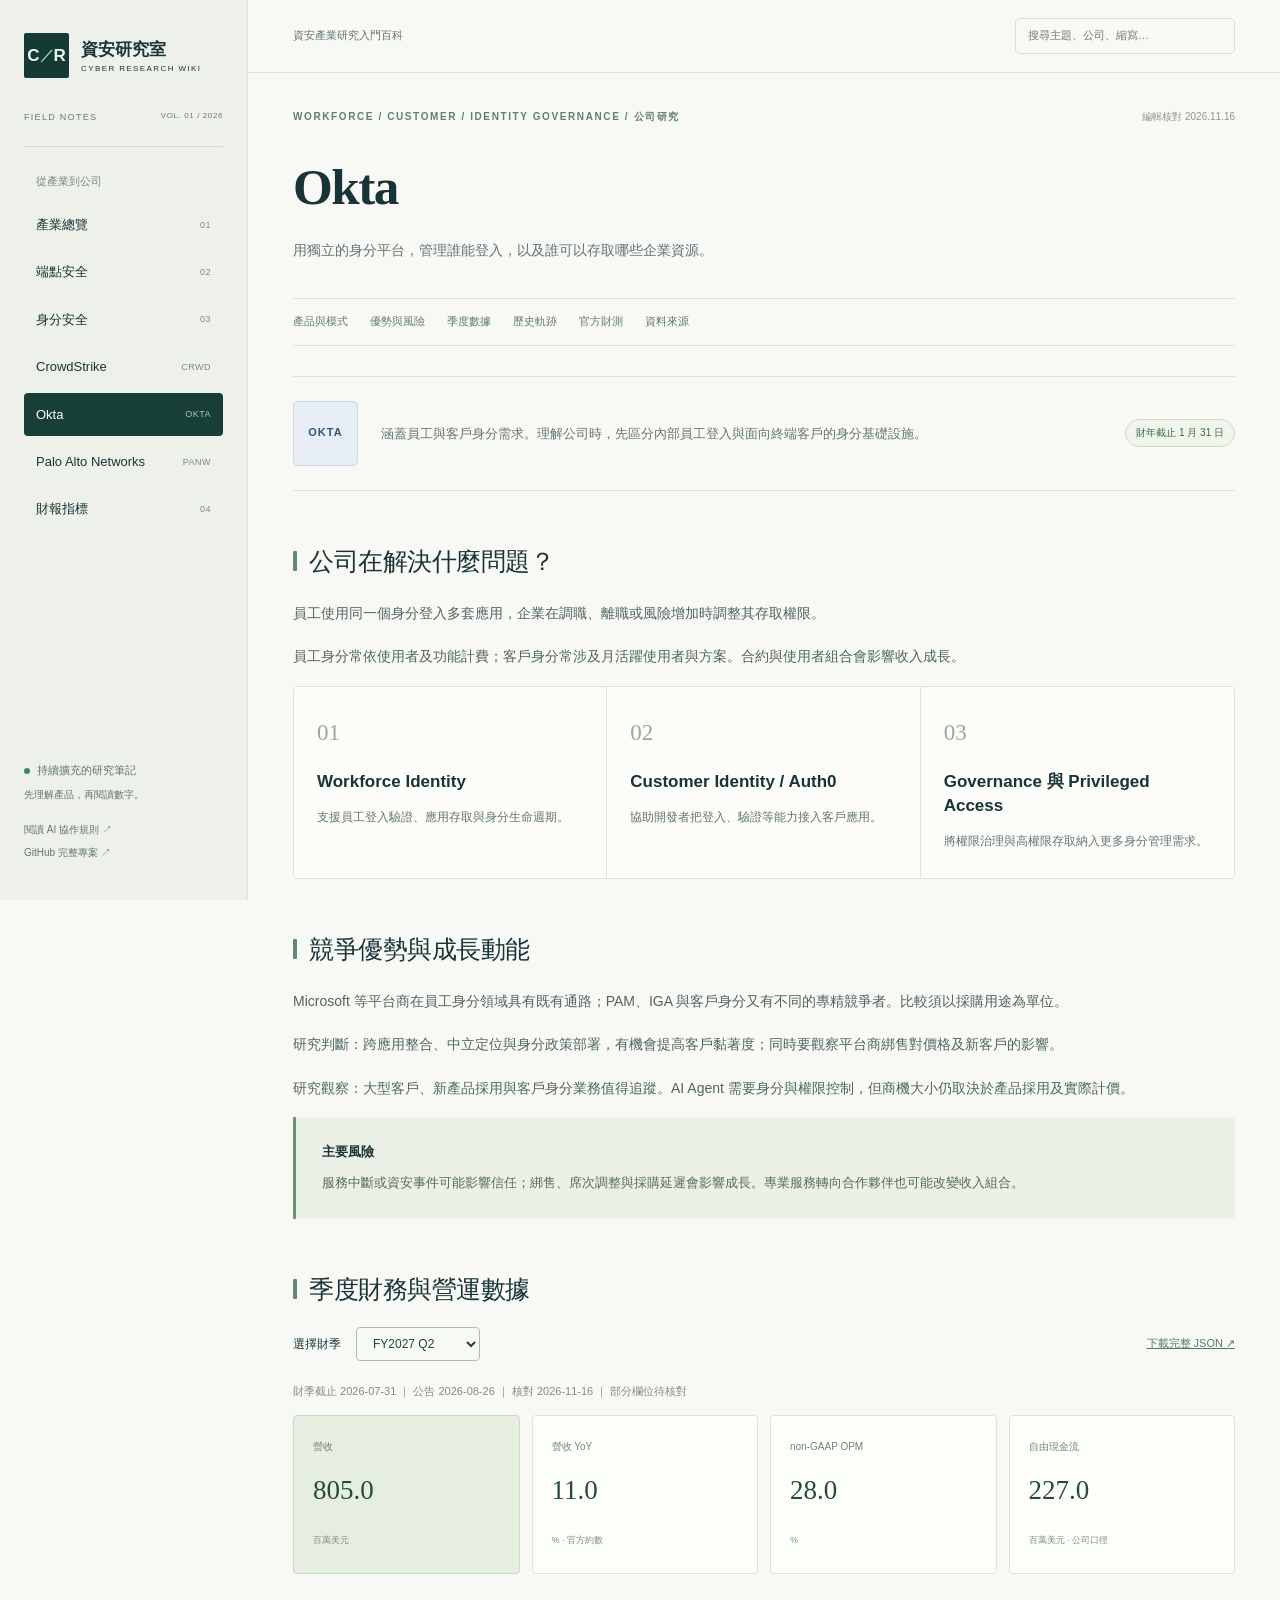
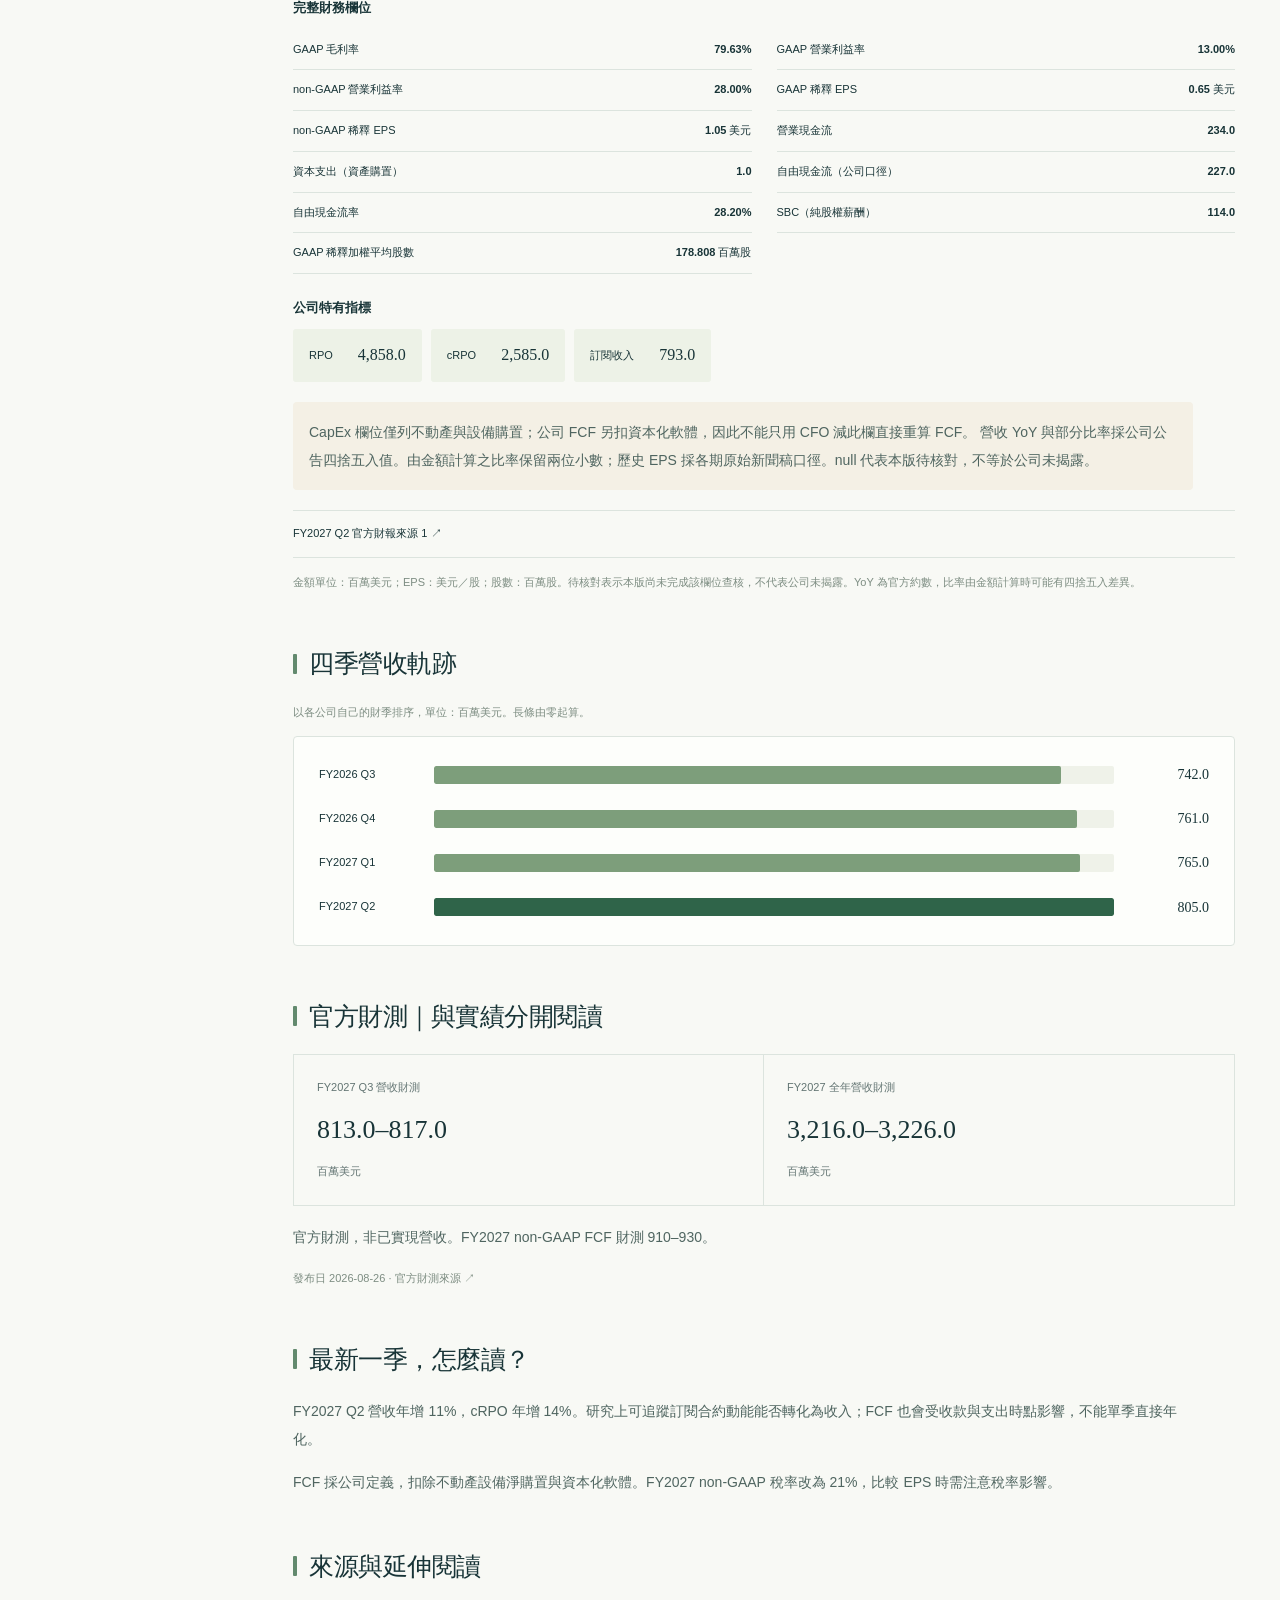
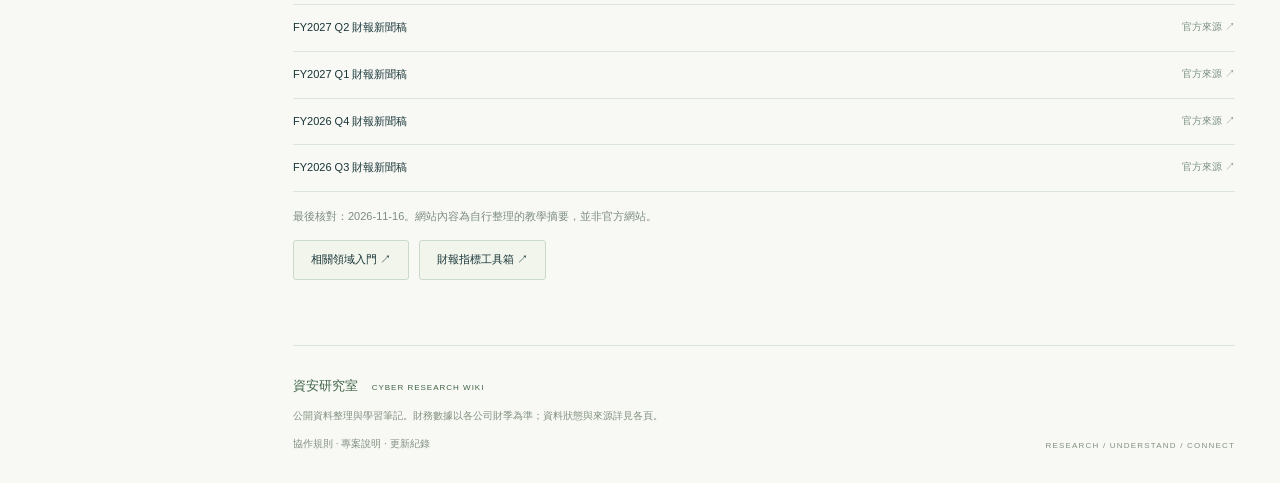
<file: companies/okta.html>
<!DOCTYPE html><html lang="zh-Hant"><head><meta charset="utf-8"><meta name="viewport" content="width=device-width,initial-scale=1"><meta name="description" content="用獨立的身分平台，管理誰能登入，以及誰可以存取哪些企業資源。"><title>Okta｜資安研究室</title><link rel="icon" href="../assets/favicon.svg" type="image/svg+xml"><link rel="stylesheet" href="../assets/css/style.css"><script defer src="../assets/js/app.js"></script></head><body><a class="skip" href="#main">跳至主要內容</a><aside class="sidebar"><a class="brand" href="../index.html"><span class="brandmark">C<span>／</span>R</span><span>資安研究室<small>CYBER RESEARCH WIKI</small></span></a><div class="edition">FIELD NOTES <span>VOL. 01 / 2026</span></div><nav aria-label="主選單"><p class="navlabel">從產業到公司</p><a  href="../index.html"><span>產業總覽</span><small>01</small></a><a  href="../sectors/endpoint.html"><span>端點安全</span><small>02</small></a><a  href="../sectors/identity.html"><span>身分安全</span><small>03</small></a><a  href="../companies/crwd.html"><span>CrowdStrike</span><small>CRWD</small></a><a aria-current="page" href="../companies/okta.html"><span>Okta</span><small>OKTA</small></a><a  href="../companies/panw.html"><span>Palo Alto Networks</span><small>PANW</small></a><a  href="../metrics/index.html"><span>財報指標</span><small>04</small></a></nav><div class="sidebar-bottom"><span class="status-dot"></span> 持續擴充的研究筆記<p>先理解產品，再閱讀數字。</p><a href="../AGENTS.md">閱讀 AI 協作規則 ↗</a><a href="https://github.com/howardchiang0129/cybersecurity-research-wiki" target="_blank" rel="noopener">GitHub 完整專案 ↗</a></div></aside><div class="workspace"><header class="topbar"><span>資安產業研究入門百科</span><div><label class="sr-only" for="site-search">搜尋主題或公司</label><input id="site-search" type="search" placeholder="搜尋主題、公司、縮寫…" autocomplete="off"><button id="menu-toggle" aria-expanded="false" aria-label="開啟導覽">目錄</button></div><div id="search-results" hidden></div></header><main id="main"><div class="page-top"><span class="eyebrow">WORKFORCE / CUSTOMER / IDENTITY GOVERNANCE / 公司研究</span><span class="meta">編輯核對 2026.11.16</span></div><section class="page-heading"><h1>Okta</h1><p class="lead">用獨立的身分平台，管理誰能登入，以及誰可以存取哪些企業資源。</p></section><nav class="contents" aria-label="本頁目錄"><a href="#business">產品與模式</a><a href="#edge">優勢與風險</a><a href="#financials">季度數據</a><a href="#history">歷史軌跡</a><a href="#guidance">官方財測</a><a href="#sources">資料來源</a></nav><div class="company-intro"><span class="ticker okta">OKTA</span><p>涵蓋員工與客戶身分需求。理解公司時，先區分內部員工登入與面向終端客戶的身分基礎設施。</p><span class="pill">財年截止 1 月 31 日</span></div><section class="article-section" id="business"><h2>公司在解決什麼問題？</h2><p>員工使用同一個身分登入多套應用，企業在調職、離職或風險增加時調整其存取權限。</p><p>員工身分常依使用者及功能計費；客戶身分常涉及月活躍使用者與方案。合約與使用者組合會影響收入成長。</p><div class="cards"><article class="note-card"><span class="card-index">01</span><h3>Workforce Identity</h3><p>支援員工登入驗證、應用存取與身分生命週期。</p></article><article class="note-card"><span class="card-index">02</span><h3>Customer Identity / Auth0</h3><p>協助開發者把登入、驗證等能力接入客戶應用。</p></article><article class="note-card"><span class="card-index">03</span><h3>Governance 與 Privileged Access</h3><p>將權限治理與高權限存取納入更多身分管理需求。</p></article></div></section><section class="article-section" id="edge"><h2>競爭優勢與成長動能</h2><p>Microsoft 等平台商在員工身分領域具有既有通路；PAM、IGA 與客戶身分又有不同的專精競爭者。比較須以採購用途為單位。</p><p>研究判斷：跨應用整合、中立定位與身分政策部署，有機會提高客戶黏著度；同時要觀察平台商綁售對價格及新客戶的影響。</p><p>研究觀察：大型客戶、新產品採用與客戶身分業務值得追蹤。AI Agent 需要身分與權限控制，但商機大小仍取決於產品採用及實際計價。</p><div class="callout"><strong>主要風險</strong><p>服務中斷或資安事件可能影響信任；綁售、席次調整與採購延遲會影響成長。專業服務轉向合作夥伴也可能改變收入組合。</p></div></section><section class="article-section" id="financials"><h2>季度財務與營運數據</h2><div class="finance-toolbar"><div><label for="quarter-select">選擇財季</label><select id="quarter-select"><option value="3" selected>FY2027 Q2</option><option value="2" >FY2027 Q1</option><option value="1" >FY2026 Q4</option><option value="0" >FY2026 Q3</option></select></div><a class="text-link" href="../data/companies/okta.json" download>下載完整 JSON ↗</a></div><div id="quarter-meta" class="fine"></div><div id="finance-cards" class="finance-cards" aria-live="polite"></div><div class="financial-detail"><h3>完整財務欄位</h3><div id="finance-details"></div></div><div class="financial-detail"><h3>公司特有指標</h3><div id="kpi-cards" class="kpi-cards"></div></div><p id="quarter-note" class="data-note"></p><div id="quarter-sources" class="source-list"></div><p class="fine">金額單位：百萬美元；EPS：美元／股；股數：百萬股。待核對表示本版尚未完成該欄位查核，不代表公司未揭露。YoY 為官方約數，比率由金額計算時可能有四捨五入差異。</p><noscript><p>請啟用 JavaScript 使用季度切換。也可下載上方 JSON 閱讀全部季度。最新季度營收：805 百萬美元，YoY：11%。</p></noscript><script type="application/json" id="financial-data">{"ticker": "OKTA", "checked_at": "2026-11-16", "quarters": [{"gaap_gross_margin": 77.09, "gaap_operating_margin": 3, "non_gaap_operating_margin": 24, "gaap_eps": 0.24, "non_gaap_eps": 0.82, "operating_cash_flow": 218, "capex": null, "fcf": 211, "fcf_margin": 28.44, "sbc": 138, "diluted_shares": 178.402, "kpis": {"RPO": 4292, "cRPO": 2328, "訂閱收入": 724}, "fiscal_year": 2026, "fiscal_quarter": 3, "period_end": "2025-10-31", "release_date": "2025-12-02", "checked_at": "2026-11-16", "currency": "USD", "unit": "million", "revenue": 742, "revenue_yoy": 12, "source_urls": ["https://www.okta.com/newsroom/press-releases/okta-announces-third-quarter-fiscal-year-2026-financial-results/", "https://investor.okta.com/news-and-events/news-releases/news-details/2025/Okta-Announces-Third-Quarter-Fiscal-Year-2026-Financial-Results/default.aspx"], "status": "部分欄位待核對", "note": "CapEx 欄位僅列不動產與設備購置；公司 FCF 另扣資本化軟體，因此不能只用 CFO 減此欄直接重算 FCF。"}, {"gaap_gross_margin": 77.92, "gaap_operating_margin": 6, "non_gaap_operating_margin": 26, "gaap_eps": 0.35, "non_gaap_eps": 0.9, "operating_cash_flow": 258, "capex": 2, "fcf": 252, "fcf_margin": 33.11, "sbc": 134, "diluted_shares": 180.45, "kpis": {"RPO": 4827, "cRPO": 2513, "訂閱收入": 747}, "fiscal_year": 2026, "fiscal_quarter": 4, "period_end": "2026-01-31", "release_date": "2026-03-04", "checked_at": "2026-11-16", "currency": "USD", "unit": "million", "revenue": 761, "revenue_yoy": 11, "source_urls": ["https://investor.okta.com/news-and-events/news-releases/news-details/2026/Okta-Announces-Fourth-Quarter-And-Fiscal-Year-2026-Financial-Results/default.aspx"], "status": "部分欄位待核對", "note": "CapEx 欄位僅列不動產與設備購置；公司 FCF 另扣資本化軟體，因此不能只用 CFO 減此欄直接重算 FCF。"}, {"gaap_gross_margin": 77.78, "gaap_operating_margin": 7, "non_gaap_operating_margin": 25, "gaap_eps": 0.42, "non_gaap_eps": 0.91, "operating_cash_flow": 277, "capex": 1, "fcf": 271, "fcf_margin": 35.42, "sbc": 117, "diluted_shares": 177.699, "kpis": {"RPO": 4719, "cRPO": 2499, "訂閱收入": 750}, "fiscal_year": 2027, "fiscal_quarter": 1, "period_end": "2026-04-30", "release_date": "2026-05-28", "checked_at": "2026-11-16", "currency": "USD", "unit": "million", "revenue": 765, "revenue_yoy": 11, "source_urls": ["https://investor.okta.com/news-and-events/news-releases/news-details/2026/Okta-Announces-First-Quarter-Fiscal-Year-2027-Financial-Results/default.aspx"], "status": "部分欄位待核對", "note": "CapEx 欄位僅列不動產與設備購置；公司 FCF 另扣資本化軟體，因此不能只用 CFO 減此欄直接重算 FCF。"}, {"gaap_gross_margin": 79.63, "gaap_operating_margin": 13, "non_gaap_operating_margin": 28, "gaap_eps": 0.65, "non_gaap_eps": 1.05, "operating_cash_flow": 234, "capex": 1, "fcf": 227, "fcf_margin": 28.2, "sbc": 114, "diluted_shares": 178.808, "kpis": {"RPO": 4858, "cRPO": 2585, "訂閱收入": 793}, "fiscal_year": 2027, "fiscal_quarter": 2, "period_end": "2026-07-31", "release_date": "2026-08-26", "checked_at": "2026-11-16", "currency": "USD", "unit": "million", "revenue": 805, "revenue_yoy": 11, "source_urls": ["https://investor.okta.com/news-and-events/news-releases/news-details/2026/Okta-Announces-Second-Quarter-Fiscal-Year-2027-Financial-Results/default.aspx"], "status": "部分欄位待核對", "note": "CapEx 欄位僅列不動產與設備購置；公司 FCF 另扣資本化軟體，因此不能只用 CFO 減此欄直接重算 FCF。"}], "methodology": "營收 YoY 與部分比率採公司公告四捨五入值。由金額計算之比率保留兩位小數；歷史 EPS 採各期原始新聞稿口徑。null 代表本版待核對，不等於公司未揭露。", "guidance": {"as_of": "2026-08-26", "source_url": "https://investor.okta.com/news-and-events/news-releases/news-details/2026/Okta-Announces-Second-Quarter-Fiscal-Year-2027-Financial-Results/default.aspx", "next_period": "FY2027 Q3", "next_revenue": [813, 817], "full_period": "FY2027", "full_revenue": [3216, 3226], "note": "官方財測，非已實現營收。FY2027 non-GAAP FCF 財測 910–930。"}}</script></section><section class="article-section" id="history"><h2>四季營收軌跡</h2><p class="fine">以各公司自己的財季排序，單位：百萬美元。長條由零起算。</p><div class="revenue-history"><div><span>FY2026 Q3</span><div class="bar-track"><div style="width:92.17%"></div></div><b>742.0</b></div><div><span>FY2026 Q4</span><div class="bar-track"><div style="width:94.53%"></div></div><b>761.0</b></div><div><span>FY2027 Q1</span><div class="bar-track"><div style="width:95.03%"></div></div><b>765.0</b></div><div><span>FY2027 Q2</span><div class="bar-track"><div style="width:100.00%"></div></div><b>805.0</b></div></div></section><section class="article-section" id="guidance"><h2>官方財測｜與實績分開閱讀</h2><div class="guidance"><article><span>FY2027 Q3 營收財測</span><strong>813.0–817.0</strong><small>百萬美元</small></article><article><span>FY2027 全年營收財測</span><strong>3,216.0–3,226.0</strong><small>百萬美元</small></article></div><p>官方財測，非已實現營收。FY2027 non-GAAP FCF 財測 910–930。</p><p class="fine">發布日 2026-08-26 · <a href="https://investor.okta.com/news-and-events/news-releases/news-details/2026/Okta-Announces-Second-Quarter-Fiscal-Year-2027-Financial-Results/default.aspx">官方財測來源 ↗</a></p></section><section class="article-section" id="reading"><h2>最新一季，怎麼讀？</h2><p>FY2027 Q2 營收年增 11%，cRPO 年增 14%。研究上可追蹤訂閱合約動能能否轉化為收入；FCF 也會受收款與支出時點影響，不能單季直接年化。</p><p>FCF 採公司定義，扣除不動產設備淨購置與資本化軟體。FY2027 non-GAAP 稅率改為 21%，比較 EPS 時需注意稅率影響。</p></section><section class="article-section" id="sources"><h2>來源與延伸閱讀</h2><div class="source-list"><a href="https://investor.okta.com/news-and-events/news-releases/news-details/2026/Okta-Announces-Second-Quarter-Fiscal-Year-2027-Financial-Results/default.aspx" target="_blank" rel="noopener"><span>FY2027 Q2 財報新聞稿</span><span>官方來源 ↗</span></a><a href="https://investor.okta.com/news-and-events/news-releases/news-details/2026/Okta-Announces-First-Quarter-Fiscal-Year-2027-Financial-Results/default.aspx" target="_blank" rel="noopener"><span>FY2027 Q1 財報新聞稿</span><span>官方來源 ↗</span></a><a href="https://investor.okta.com/news-and-events/news-releases/news-details/2026/Okta-Announces-Fourth-Quarter-And-Fiscal-Year-2026-Financial-Results/default.aspx" target="_blank" rel="noopener"><span>FY2026 Q4 財報新聞稿</span><span>官方來源 ↗</span></a><a href="https://www.okta.com/newsroom/press-releases/okta-announces-third-quarter-fiscal-year-2026-financial-results/" target="_blank" rel="noopener"><span>FY2026 Q3 財報新聞稿</span><span>官方來源 ↗</span></a></div><p class="fine">最後核對：2026-11-16。網站內容為自行整理的教學摘要，並非官方網站。</p><div class="related"><a href="../sectors/identity.html">相關領域入門 ↗</a><a href="../metrics/index.html">財報指標工具箱 ↗</a></div></section><footer><span>資安研究室 <small>CYBER RESEARCH WIKI</small></span><p>公開資料整理與學習筆記。財務數據以各公司財季為準；資料狀態與來源詳見各頁。</p><a href="../AGENTS.md">協作規則</a> · <a href="../README.md">專案說明</a> · <a href="../CHANGELOG.md">更新紀錄</a><span class="footer-no">RESEARCH / UNDERSTAND / CONNECT</span></footer></main></div></body></html>
</file>
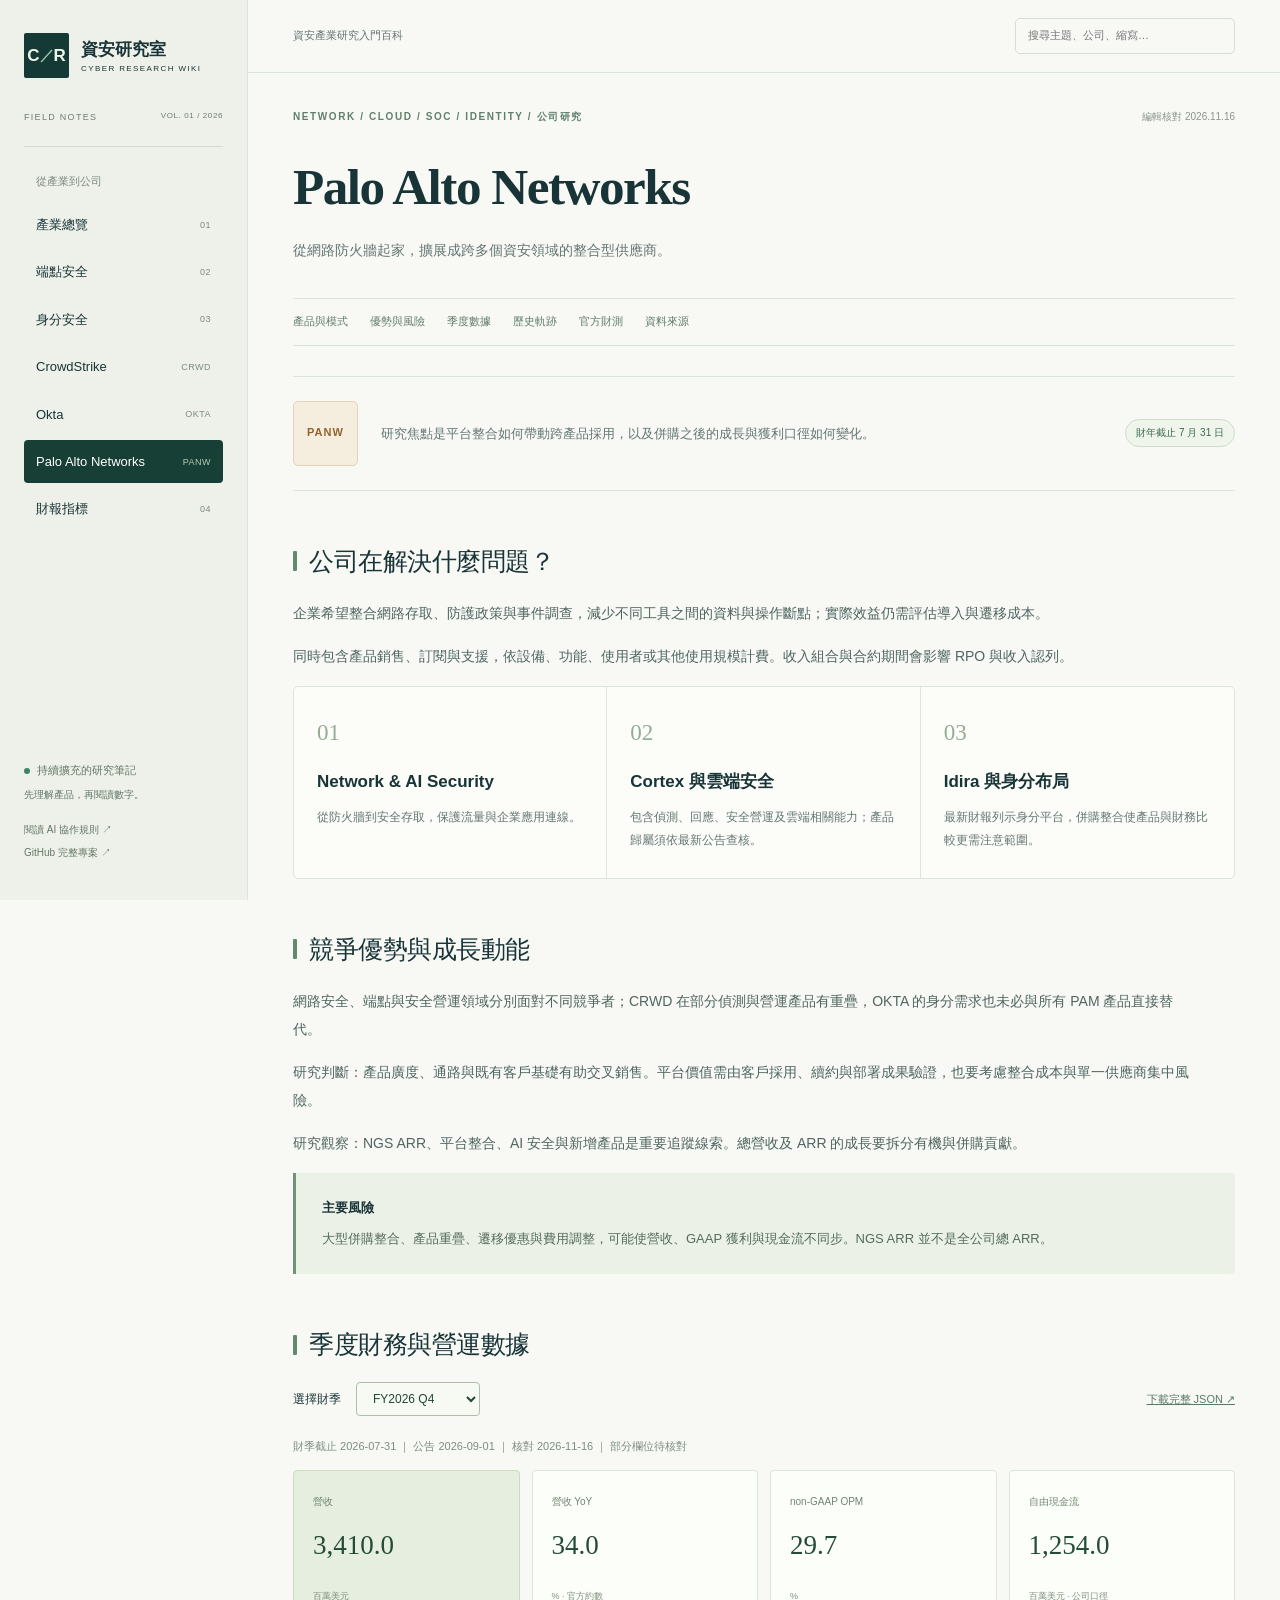
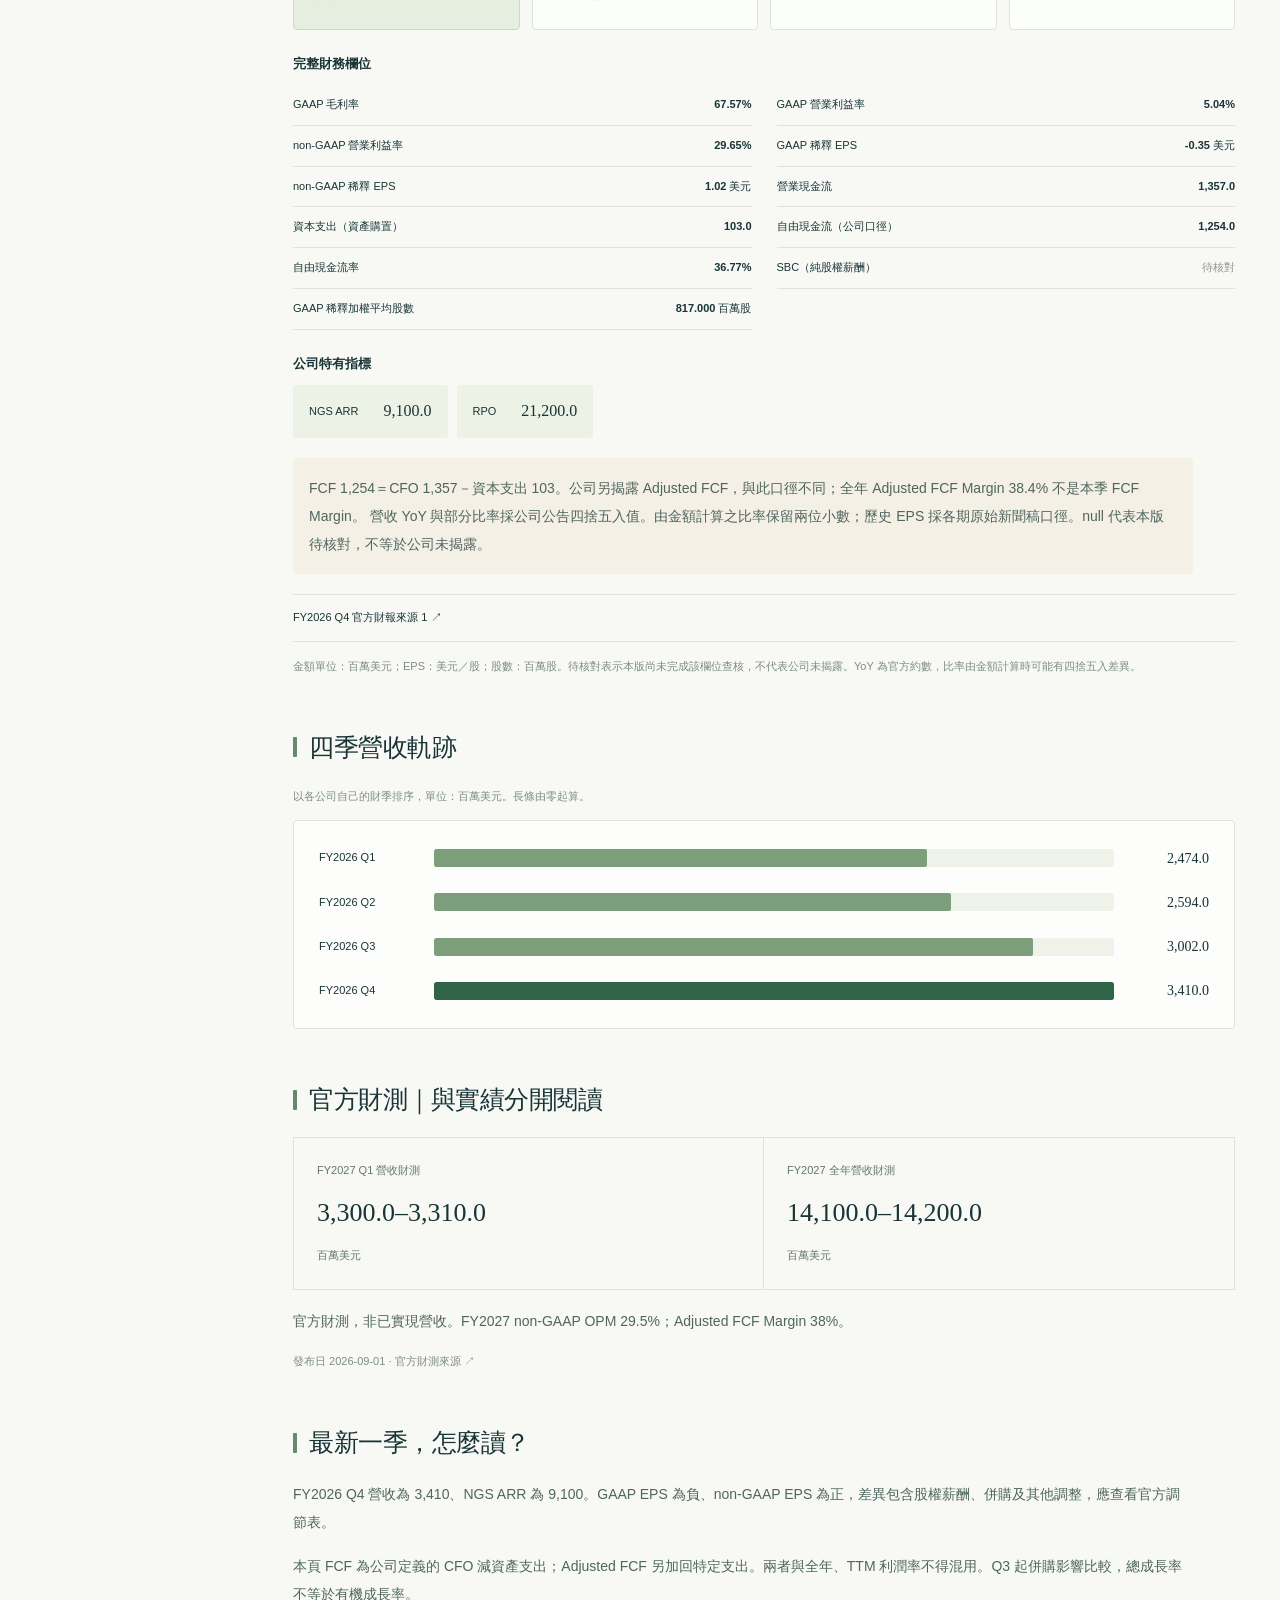
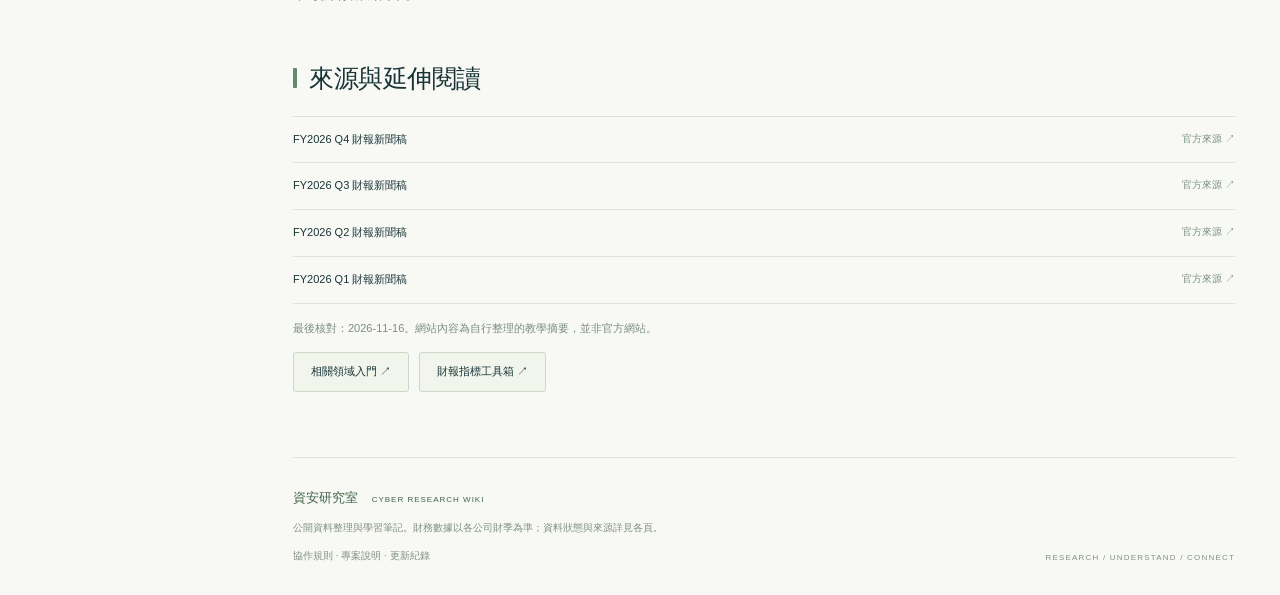
<file: companies/panw.html>
<!DOCTYPE html><html lang="zh-Hant"><head><meta charset="utf-8"><meta name="viewport" content="width=device-width,initial-scale=1"><meta name="description" content="從網路防火牆起家，擴展成跨多個資安領域的整合型供應商。"><title>Palo Alto Networks｜資安研究室</title><link rel="icon" href="../assets/favicon.svg" type="image/svg+xml"><link rel="stylesheet" href="../assets/css/style.css"><script defer src="../assets/js/app.js"></script></head><body><a class="skip" href="#main">跳至主要內容</a><aside class="sidebar"><a class="brand" href="../index.html"><span class="brandmark">C<span>／</span>R</span><span>資安研究室<small>CYBER RESEARCH WIKI</small></span></a><div class="edition">FIELD NOTES <span>VOL. 01 / 2026</span></div><nav aria-label="主選單"><p class="navlabel">從產業到公司</p><a  href="../index.html"><span>產業總覽</span><small>01</small></a><a  href="../sectors/endpoint.html"><span>端點安全</span><small>02</small></a><a  href="../sectors/identity.html"><span>身分安全</span><small>03</small></a><a  href="../companies/crwd.html"><span>CrowdStrike</span><small>CRWD</small></a><a  href="../companies/okta.html"><span>Okta</span><small>OKTA</small></a><a aria-current="page" href="../companies/panw.html"><span>Palo Alto Networks</span><small>PANW</small></a><a  href="../metrics/index.html"><span>財報指標</span><small>04</small></a></nav><div class="sidebar-bottom"><span class="status-dot"></span> 持續擴充的研究筆記<p>先理解產品，再閱讀數字。</p><a href="../AGENTS.md">閱讀 AI 協作規則 ↗</a><a href="https://github.com/howardchiang0129/cybersecurity-research-wiki" target="_blank" rel="noopener">GitHub 完整專案 ↗</a></div></aside><div class="workspace"><header class="topbar"><span>資安產業研究入門百科</span><div><label class="sr-only" for="site-search">搜尋主題或公司</label><input id="site-search" type="search" placeholder="搜尋主題、公司、縮寫…" autocomplete="off"><button id="menu-toggle" aria-expanded="false" aria-label="開啟導覽">目錄</button></div><div id="search-results" hidden></div></header><main id="main"><div class="page-top"><span class="eyebrow">NETWORK / CLOUD / SOC / IDENTITY / 公司研究</span><span class="meta">編輯核對 2026.11.16</span></div><section class="page-heading"><h1>Palo Alto Networks</h1><p class="lead">從網路防火牆起家，擴展成跨多個資安領域的整合型供應商。</p></section><nav class="contents" aria-label="本頁目錄"><a href="#business">產品與模式</a><a href="#edge">優勢與風險</a><a href="#financials">季度數據</a><a href="#history">歷史軌跡</a><a href="#guidance">官方財測</a><a href="#sources">資料來源</a></nav><div class="company-intro"><span class="ticker panw">PANW</span><p>研究焦點是平台整合如何帶動跨產品採用，以及併購之後的成長與獲利口徑如何變化。</p><span class="pill">財年截止 7 月 31 日</span></div><section class="article-section" id="business"><h2>公司在解決什麼問題？</h2><p>企業希望整合網路存取、防護政策與事件調查，減少不同工具之間的資料與操作斷點；實際效益仍需評估導入與遷移成本。</p><p>同時包含產品銷售、訂閱與支援，依設備、功能、使用者或其他使用規模計費。收入組合與合約期間會影響 RPO 與收入認列。</p><div class="cards"><article class="note-card"><span class="card-index">01</span><h3>Network & AI Security</h3><p>從防火牆到安全存取，保護流量與企業應用連線。</p></article><article class="note-card"><span class="card-index">02</span><h3>Cortex 與雲端安全</h3><p>包含偵測、回應、安全營運及雲端相關能力；產品歸屬須依最新公告查核。</p></article><article class="note-card"><span class="card-index">03</span><h3>Idira 與身分布局</h3><p>最新財報列示身分平台，併購整合使產品與財務比較更需注意範圍。</p></article></div></section><section class="article-section" id="edge"><h2>競爭優勢與成長動能</h2><p>網路安全、端點與安全營運領域分別面對不同競爭者；CRWD 在部分偵測與營運產品有重疊，OKTA 的身分需求也未必與所有 PAM 產品直接替代。</p><p>研究判斷：產品廣度、通路與既有客戶基礎有助交叉銷售。平台價值需由客戶採用、續約與部署成果驗證，也要考慮整合成本與單一供應商集中風險。</p><p>研究觀察：NGS ARR、平台整合、AI 安全與新增產品是重要追蹤線索。總營收及 ARR 的成長要拆分有機與併購貢獻。</p><div class="callout"><strong>主要風險</strong><p>大型併購整合、產品重疊、遷移優惠與費用調整，可能使營收、GAAP 獲利與現金流不同步。NGS ARR 並不是全公司總 ARR。</p></div></section><section class="article-section" id="financials"><h2>季度財務與營運數據</h2><div class="finance-toolbar"><div><label for="quarter-select">選擇財季</label><select id="quarter-select"><option value="3" selected>FY2026 Q4</option><option value="2" >FY2026 Q3</option><option value="1" >FY2026 Q2</option><option value="0" >FY2026 Q1</option></select></div><a class="text-link" href="../data/companies/panw.json" download>下載完整 JSON ↗</a></div><div id="quarter-meta" class="fine"></div><div id="finance-cards" class="finance-cards" aria-live="polite"></div><div class="financial-detail"><h3>完整財務欄位</h3><div id="finance-details"></div></div><div class="financial-detail"><h3>公司特有指標</h3><div id="kpi-cards" class="kpi-cards"></div></div><p id="quarter-note" class="data-note"></p><div id="quarter-sources" class="source-list"></div><p class="fine">金額單位：百萬美元；EPS：美元／股；股數：百萬股。待核對表示本版尚未完成該欄位查核，不代表公司未揭露。YoY 為官方約數，比率由金額計算時可能有四捨五入差異。</p><noscript><p>請啟用 JavaScript 使用季度切換。也可下載上方 JSON 閱讀全部季度。最新季度營收：3410 百萬美元，YoY：34%。</p></noscript><script type="application/json" id="financial-data">{"ticker": "PANW", "checked_at": "2026-11-16", "quarters": [{"gaap_gross_margin": 74.21, "gaap_operating_margin": 12.49, "non_gaap_operating_margin": 30.2, "gaap_eps": 0.47, "non_gaap_eps": 0.93, "operating_cash_flow": 1771, "capex": 84, "fcf": 1687, "fcf_margin": 68.19, "sbc": 370, "diluted_shares": 709, "kpis": {"NGS ARR": 5900, "RPO": 15500, "訂閱與支援收入": 2040, "產品收入": 434}, "fiscal_year": 2026, "fiscal_quarter": 1, "period_end": "2025-10-31", "release_date": "2025-11-19", "checked_at": "2026-11-16", "currency": "USD", "unit": "million", "revenue": 2474, "revenue_yoy": 16, "source_urls": ["https://www.paloaltonetworks.com/company/press/2025/palo-alto-networks-reports-fiscal-first-quarter-2026-financial-results", "https://www.sec.gov/Archives/edgar/data/1327567/000132756725000035/panw-20251031.htm"], "status": "部分欄位待核對"}, {"gaap_gross_margin": 73.59, "gaap_operating_margin": 15.3, "non_gaap_operating_margin": 30.3, "gaap_eps": 0.61, "non_gaap_eps": 1.03, "operating_cash_flow": 554, "capex": 170, "fcf": 384, "fcf_margin": 14.8, "sbc": 301, "diluted_shares": 711, "kpis": {"NGS ARR": 6300, "RPO": 16000, "訂閱與支援收入": 2080, "產品收入": 514}, "fiscal_year": 2026, "fiscal_quarter": 2, "period_end": "2026-01-31", "release_date": "2026-02-17", "checked_at": "2026-11-16", "currency": "USD", "unit": "million", "revenue": 2594, "revenue_yoy": 15, "source_urls": ["https://www.paloaltonetworks.com/company/press/2026/palo-alto-networks-reports-fiscal-second-quarter-2026-financial-results", "https://www.sec.gov/Archives/edgar/data/1327567/000132756725000035/panw-20251031.htm", "https://www.sec.gov/Archives/edgar/data/1327567/000132756726000005/panw-20260131.htm"], "status": "部分欄位待核對", "note": "本季 CFO＝六個月累計 2,325－Q1 1,771＝554；CapEx＝254－84＝170；FCF＝2,071－1,687＝384。由兩份官方 10-Q 推算單季，非累計值。"}, {"gaap_gross_margin": 67.55, "gaap_operating_margin": -6.1, "non_gaap_operating_margin": 27.12, "gaap_eps": -0.22, "non_gaap_eps": 0.85, "operating_cash_flow": 871, "capex": 83, "fcf": 788, "fcf_margin": 26.25, "sbc": null, "diluted_shares": 801, "adjusted_fcf": 910, "kpis": {"NGS ARR": 8100, "RPO": 18400, "訂閱與支援收入": 2408, "產品收入": 594}, "note": "合併營收包含 CyberArk 與 Chronosphere 貢獻 388；NGS ARR 包含兩者貢獻 1,600。總成長率不等於有機成長率。", "fiscal_year": 2026, "fiscal_quarter": 3, "period_end": "2026-04-30", "release_date": "2026-06-02", "checked_at": "2026-11-16", "currency": "USD", "unit": "million", "revenue": 3002, "revenue_yoy": 31, "source_urls": ["https://www.paloaltonetworks.com/company/press/2026/palo-alto-networks-reports-fiscal-third-quarter-2026-financial-results"], "status": "部分欄位待核對"}, {"gaap_gross_margin": 67.57, "gaap_operating_margin": 5.04, "non_gaap_operating_margin": 29.65, "gaap_eps": -0.35, "non_gaap_eps": 1.02, "operating_cash_flow": 1357, "capex": 103, "fcf": 1254, "fcf_margin": 36.77, "sbc": null, "diluted_shares": 817, "kpis": {"NGS ARR": 9100, "RPO": 21200}, "note": "FCF 1,254＝CFO 1,357－資本支出 103。公司另揭露 Adjusted FCF，與此口徑不同；全年 Adjusted FCF Margin 38.4% 不是本季 FCF Margin。", "fiscal_year": 2026, "fiscal_quarter": 4, "period_end": "2026-07-31", "release_date": "2026-09-01", "checked_at": "2026-11-16", "currency": "USD", "unit": "million", "revenue": 3410, "revenue_yoy": 34, "source_urls": ["https://www.paloaltonetworks.com/company/press/2026/palo-alto-networks-reports-fiscal-fourth-quarter-and-fiscal-year-2026-financial-results"], "status": "部分欄位待核對"}], "methodology": "營收 YoY 與部分比率採公司公告四捨五入值。由金額計算之比率保留兩位小數；歷史 EPS 採各期原始新聞稿口徑。null 代表本版待核對，不等於公司未揭露。", "guidance": {"as_of": "2026-09-01", "source_url": "https://www.paloaltonetworks.com/company/press/2026/palo-alto-networks-reports-fiscal-fourth-quarter-and-fiscal-year-2026-financial-results", "next_period": "FY2027 Q1", "next_revenue": [3300, 3310], "full_period": "FY2027", "full_revenue": [14100, 14200], "note": "官方財測，非已實現營收。FY2027 non-GAAP OPM 29.5%；Adjusted FCF Margin 38%。"}}</script></section><section class="article-section" id="history"><h2>四季營收軌跡</h2><p class="fine">以各公司自己的財季排序，單位：百萬美元。長條由零起算。</p><div class="revenue-history"><div><span>FY2026 Q1</span><div class="bar-track"><div style="width:72.55%"></div></div><b>2,474.0</b></div><div><span>FY2026 Q2</span><div class="bar-track"><div style="width:76.07%"></div></div><b>2,594.0</b></div><div><span>FY2026 Q3</span><div class="bar-track"><div style="width:88.04%"></div></div><b>3,002.0</b></div><div><span>FY2026 Q4</span><div class="bar-track"><div style="width:100.00%"></div></div><b>3,410.0</b></div></div></section><section class="article-section" id="guidance"><h2>官方財測｜與實績分開閱讀</h2><div class="guidance"><article><span>FY2027 Q1 營收財測</span><strong>3,300.0–3,310.0</strong><small>百萬美元</small></article><article><span>FY2027 全年營收財測</span><strong>14,100.0–14,200.0</strong><small>百萬美元</small></article></div><p>官方財測，非已實現營收。FY2027 non-GAAP OPM 29.5%；Adjusted FCF Margin 38%。</p><p class="fine">發布日 2026-09-01 · <a href="https://www.paloaltonetworks.com/company/press/2026/palo-alto-networks-reports-fiscal-fourth-quarter-and-fiscal-year-2026-financial-results">官方財測來源 ↗</a></p></section><section class="article-section" id="reading"><h2>最新一季，怎麼讀？</h2><p>FY2026 Q4 營收為 3,410、NGS ARR 為 9,100。GAAP EPS 為負、non-GAAP EPS 為正，差異包含股權薪酬、併購及其他調整，應查看官方調節表。</p><p>本頁 FCF 為公司定義的 CFO 減資產支出；Adjusted FCF 另加回特定支出。兩者與全年、TTM 利潤率不得混用。Q3 起併購影響比較，總成長率不等於有機成長率。</p></section><section class="article-section" id="sources"><h2>來源與延伸閱讀</h2><div class="source-list"><a href="https://www.paloaltonetworks.com/company/press/2026/palo-alto-networks-reports-fiscal-fourth-quarter-and-fiscal-year-2026-financial-results" target="_blank" rel="noopener"><span>FY2026 Q4 財報新聞稿</span><span>官方來源 ↗</span></a><a href="https://www.paloaltonetworks.com/company/press/2026/palo-alto-networks-reports-fiscal-third-quarter-2026-financial-results" target="_blank" rel="noopener"><span>FY2026 Q3 財報新聞稿</span><span>官方來源 ↗</span></a><a href="https://www.paloaltonetworks.com/company/press/2026/palo-alto-networks-reports-fiscal-second-quarter-2026-financial-results" target="_blank" rel="noopener"><span>FY2026 Q2 財報新聞稿</span><span>官方來源 ↗</span></a><a href="https://www.paloaltonetworks.com/company/press/2025/palo-alto-networks-reports-fiscal-first-quarter-2026-financial-results" target="_blank" rel="noopener"><span>FY2026 Q1 財報新聞稿</span><span>官方來源 ↗</span></a></div><p class="fine">最後核對：2026-11-16。網站內容為自行整理的教學摘要，並非官方網站。</p><div class="related"><a href="../sectors/endpoint.html">相關領域入門 ↗</a><a href="../metrics/index.html">財報指標工具箱 ↗</a></div></section><footer><span>資安研究室 <small>CYBER RESEARCH WIKI</small></span><p>公開資料整理與學習筆記。財務數據以各公司財季為準；資料狀態與來源詳見各頁。</p><a href="../AGENTS.md">協作規則</a> · <a href="../README.md">專案說明</a> · <a href="../CHANGELOG.md">更新紀錄</a><span class="footer-no">RESEARCH / UNDERSTAND / CONNECT</span></footer></main></div></body></html>
</file>
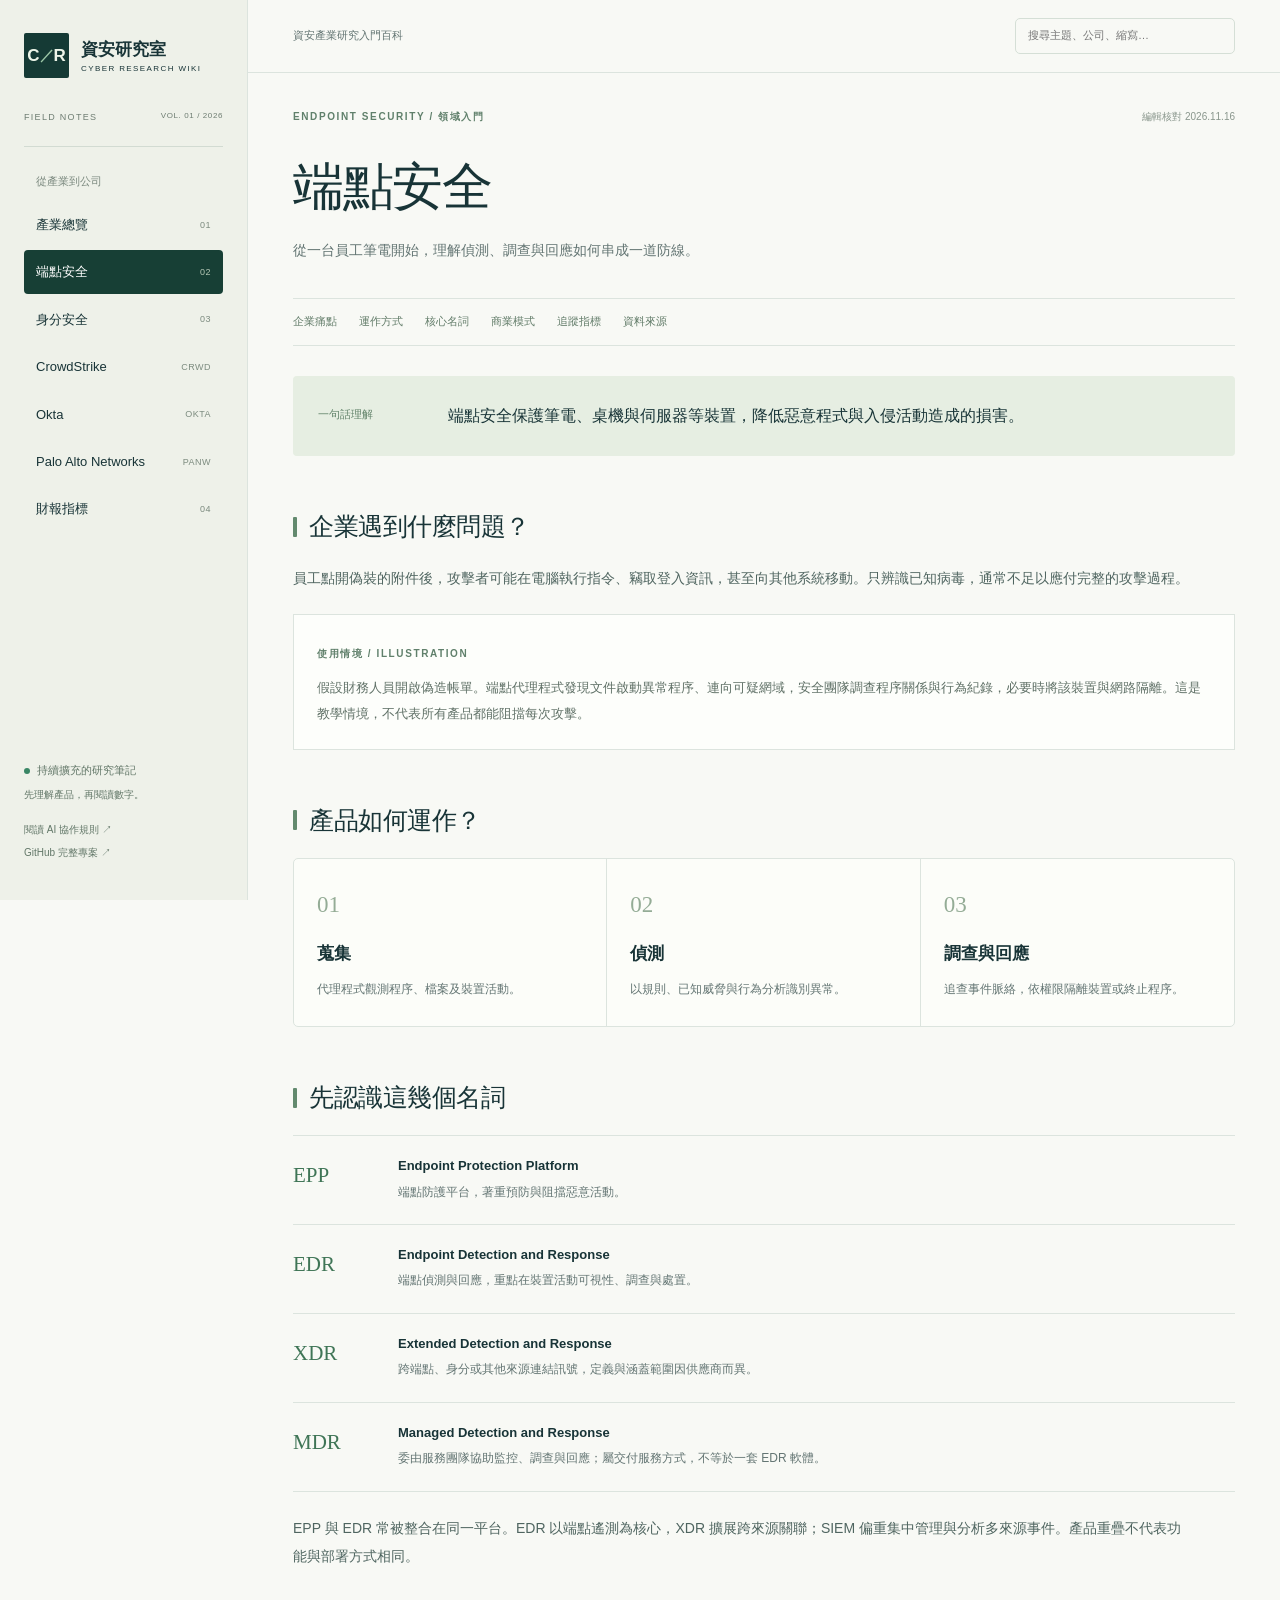
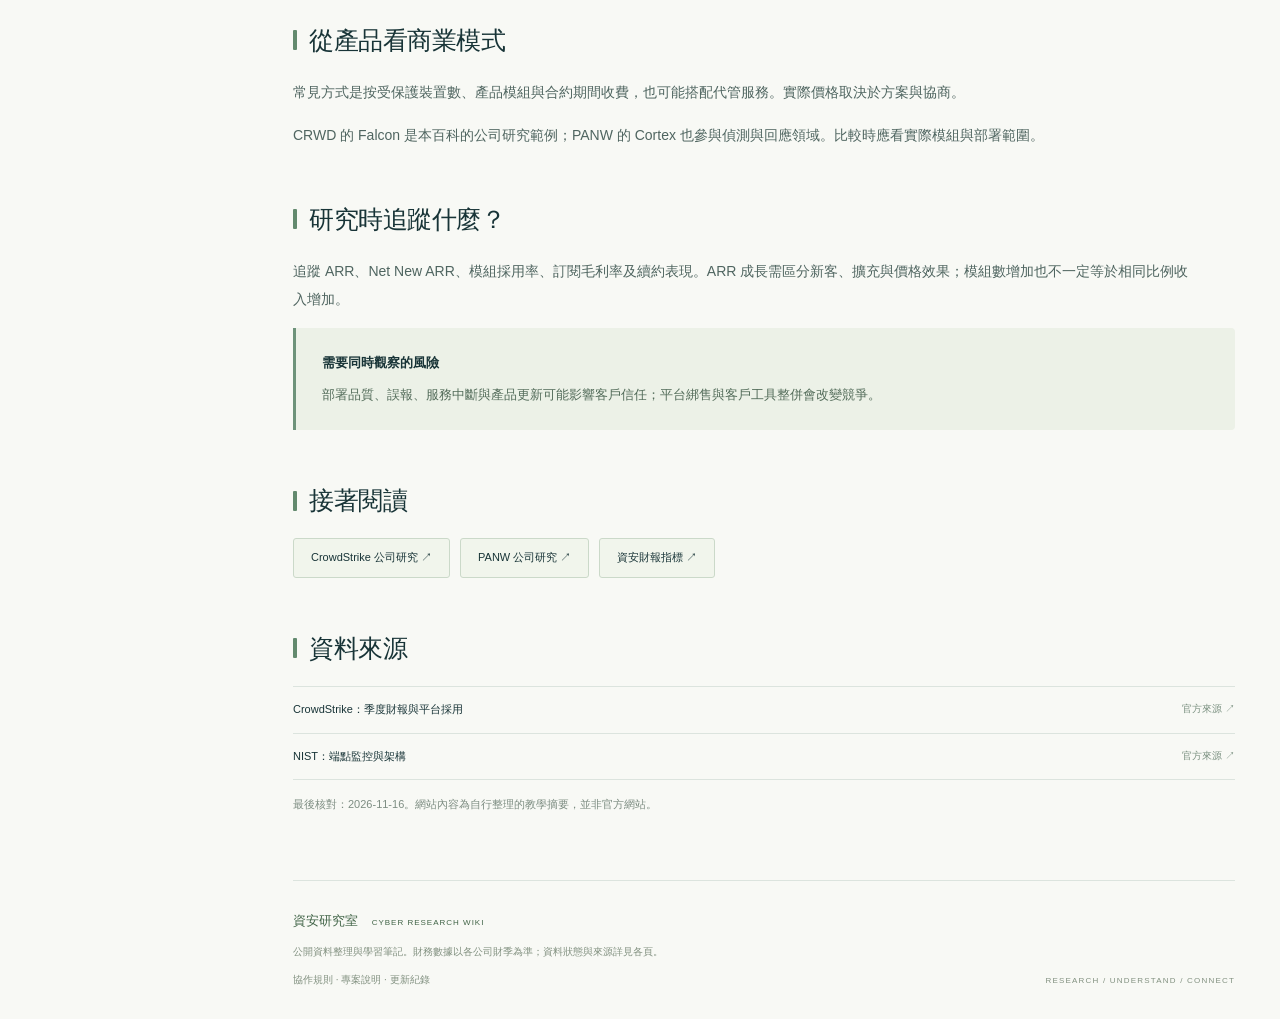
<file: sectors/endpoint.html>
<!DOCTYPE html><html lang="zh-Hant"><head><meta charset="utf-8"><meta name="viewport" content="width=device-width,initial-scale=1"><meta name="description" content="從一台員工筆電開始，理解偵測、調查與回應如何串成一道防線。"><title>端點安全｜資安研究室</title><link rel="icon" href="../assets/favicon.svg" type="image/svg+xml"><link rel="stylesheet" href="../assets/css/style.css"><script defer src="../assets/js/app.js"></script></head><body><a class="skip" href="#main">跳至主要內容</a><aside class="sidebar"><a class="brand" href="../index.html"><span class="brandmark">C<span>／</span>R</span><span>資安研究室<small>CYBER RESEARCH WIKI</small></span></a><div class="edition">FIELD NOTES <span>VOL. 01 / 2026</span></div><nav aria-label="主選單"><p class="navlabel">從產業到公司</p><a  href="../index.html"><span>產業總覽</span><small>01</small></a><a aria-current="page" href="../sectors/endpoint.html"><span>端點安全</span><small>02</small></a><a  href="../sectors/identity.html"><span>身分安全</span><small>03</small></a><a  href="../companies/crwd.html"><span>CrowdStrike</span><small>CRWD</small></a><a  href="../companies/okta.html"><span>Okta</span><small>OKTA</small></a><a  href="../companies/panw.html"><span>Palo Alto Networks</span><small>PANW</small></a><a  href="../metrics/index.html"><span>財報指標</span><small>04</small></a></nav><div class="sidebar-bottom"><span class="status-dot"></span> 持續擴充的研究筆記<p>先理解產品，再閱讀數字。</p><a href="../AGENTS.md">閱讀 AI 協作規則 ↗</a><a href="https://github.com/howardchiang0129/cybersecurity-research-wiki" target="_blank" rel="noopener">GitHub 完整專案 ↗</a></div></aside><div class="workspace"><header class="topbar"><span>資安產業研究入門百科</span><div><label class="sr-only" for="site-search">搜尋主題或公司</label><input id="site-search" type="search" placeholder="搜尋主題、公司、縮寫…" autocomplete="off"><button id="menu-toggle" aria-expanded="false" aria-label="開啟導覽">目錄</button></div><div id="search-results" hidden></div></header><main id="main"><div class="page-top"><span class="eyebrow">ENDPOINT SECURITY / 領域入門</span><span class="meta">編輯核對 2026.11.16</span></div><section class="page-heading"><h1>端點安全</h1><p class="lead">從一台員工筆電開始，理解偵測、調查與回應如何串成一道防線。</p></section><nav class="contents" aria-label="本頁目錄"><a href="#problem">企業痛點</a><a href="#how">運作方式</a><a href="#terms">核心名詞</a><a href="#business">商業模式</a><a href="#watch">追蹤指標</a><a href="#sources">資料來源</a></nav><div class="definition"><span>一句話理解</span><p>端點安全保護筆電、桌機與伺服器等裝置，降低惡意程式與入侵活動造成的損害。</p></div><section class="article-section" id="problem"><h2>企業遇到什麼問題？</h2><p>員工點開偽裝的附件後，攻擊者可能在電腦執行指令、竊取登入資訊，甚至向其他系統移動。只辨識已知病毒，通常不足以應付完整的攻擊過程。</p><div class="scenario"><span class="eyebrow">使用情境 / ILLUSTRATION</span><p>假設財務人員開啟偽造帳單。端點代理程式發現文件啟動異常程序、連向可疑網域，安全團隊調查程序關係與行為紀錄，必要時將該裝置與網路隔離。這是教學情境，不代表所有產品都能阻擋每次攻擊。</p></div></section><section class="article-section" id="how"><h2>產品如何運作？</h2><div class="cards"><article class="note-card"><span class="card-index">01</span><h3>蒐集</h3><p>代理程式觀測程序、檔案及裝置活動。</p></article><article class="note-card"><span class="card-index">02</span><h3>偵測</h3><p>以規則、已知威脅與行為分析識別異常。</p></article><article class="note-card"><span class="card-index">03</span><h3>調查與回應</h3><p>追查事件脈絡，依權限隔離裝置或終止程序。</p></article></div></section><section class="article-section" id="terms"><h2>先認識這幾個名詞</h2><div class="term-list"><article><b>EPP</b><div><h3>Endpoint Protection Platform</h3><p>端點防護平台，著重預防與阻擋惡意活動。</p></div></article><article><b>EDR</b><div><h3>Endpoint Detection and Response</h3><p>端點偵測與回應，重點在裝置活動可視性、調查與處置。</p></div></article><article><b>XDR</b><div><h3>Extended Detection and Response</h3><p>跨端點、身分或其他來源連結訊號，定義與涵蓋範圍因供應商而異。</p></div></article><article><b>MDR</b><div><h3>Managed Detection and Response</h3><p>委由服務團隊協助監控、調查與回應；屬交付服務方式，不等於一套 EDR 軟體。</p></div></article></div><p>EPP 與 EDR 常被整合在同一平台。EDR 以端點遙測為核心，XDR 擴展跨來源關聯；SIEM 偏重集中管理與分析多來源事件。產品重疊不代表功能與部署方式相同。</p></section><section class="article-section" id="business"><h2>從產品看商業模式</h2><p>常見方式是按受保護裝置數、產品模組與合約期間收費，也可能搭配代管服務。實際價格取決於方案與協商。</p><p>CRWD 的 Falcon 是本百科的公司研究範例；PANW 的 Cortex 也參與偵測與回應領域。比較時應看實際模組與部署範圍。</p></section><section class="article-section" id="watch"><h2>研究時追蹤什麼？</h2><p>追蹤 ARR、Net New ARR、模組採用率、訂閱毛利率及續約表現。ARR 成長需區分新客、擴充與價格效果；模組數增加也不一定等於相同比例收入增加。</p><div class="callout"><strong>需要同時觀察的風險</strong><p>部署品質、誤報、服務中斷與產品更新可能影響客戶信任；平台綁售與客戶工具整併會改變競爭。</p></div></section><section class="article-section" id="related"><h2>接著閱讀</h2><div class="related"><a href="../companies/crwd.html">CrowdStrike 公司研究 ↗</a><a href="../companies/panw.html">PANW 公司研究 ↗</a><a href="../metrics/index.html">資安財報指標 ↗</a></div></section><section class="article-section" id="sources"><h2>資料來源</h2><div class="source-list"><a href="https://ir.crowdstrike.com/news-releases/news-release-details/crowdstrike-reports-second-quarter-fiscal-year-2027-financial" target="_blank" rel="noopener"><span>CrowdStrike：季度財報與平台採用</span><span>官方來源 ↗</span></a><a href="https://pages.nist.gov/zero-trust-architecture/VolumeB/architecture.html" target="_blank" rel="noopener"><span>NIST：端點監控與架構</span><span>官方來源 ↗</span></a></div><p class="fine">最後核對：2026-11-16。網站內容為自行整理的教學摘要，並非官方網站。</p></section><footer><span>資安研究室 <small>CYBER RESEARCH WIKI</small></span><p>公開資料整理與學習筆記。財務數據以各公司財季為準；資料狀態與來源詳見各頁。</p><a href="../AGENTS.md">協作規則</a> · <a href="../README.md">專案說明</a> · <a href="../CHANGELOG.md">更新紀錄</a><span class="footer-no">RESEARCH / UNDERSTAND / CONNECT</span></footer></main></div></body></html>
</file>
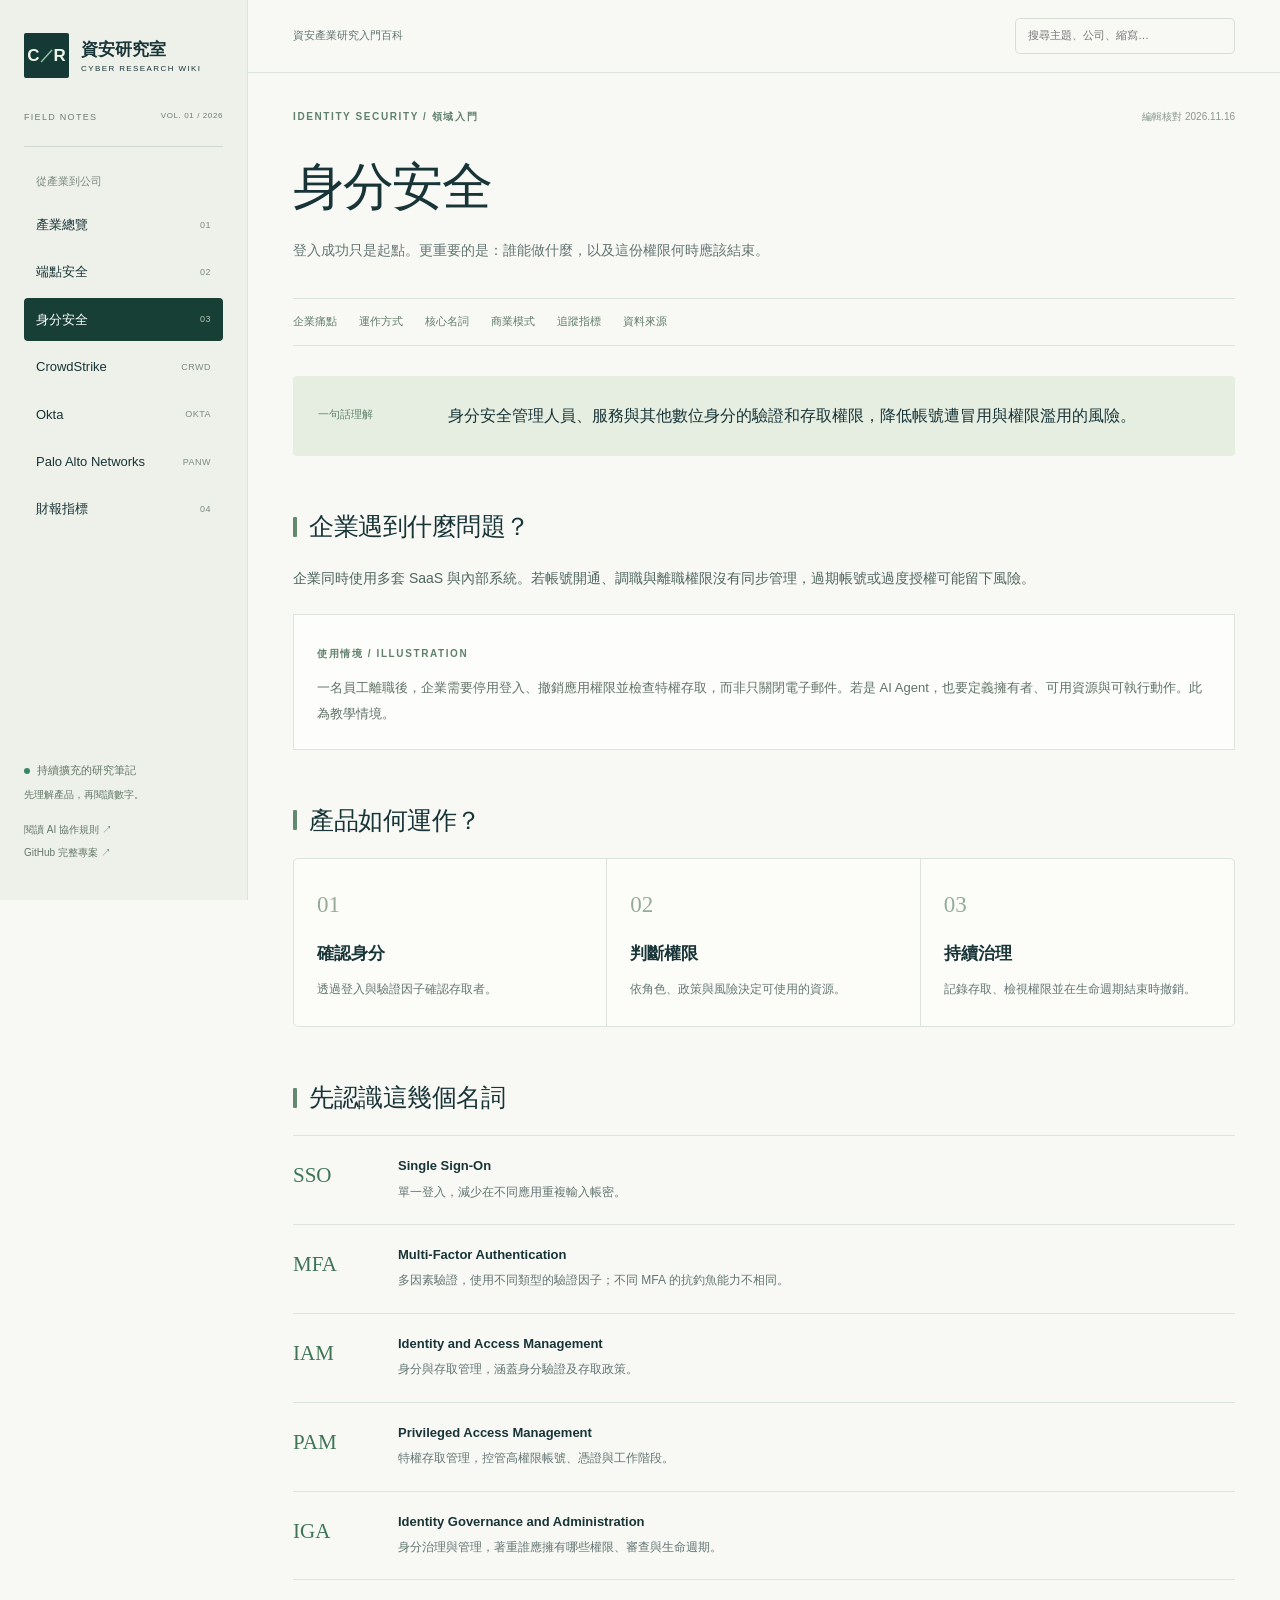
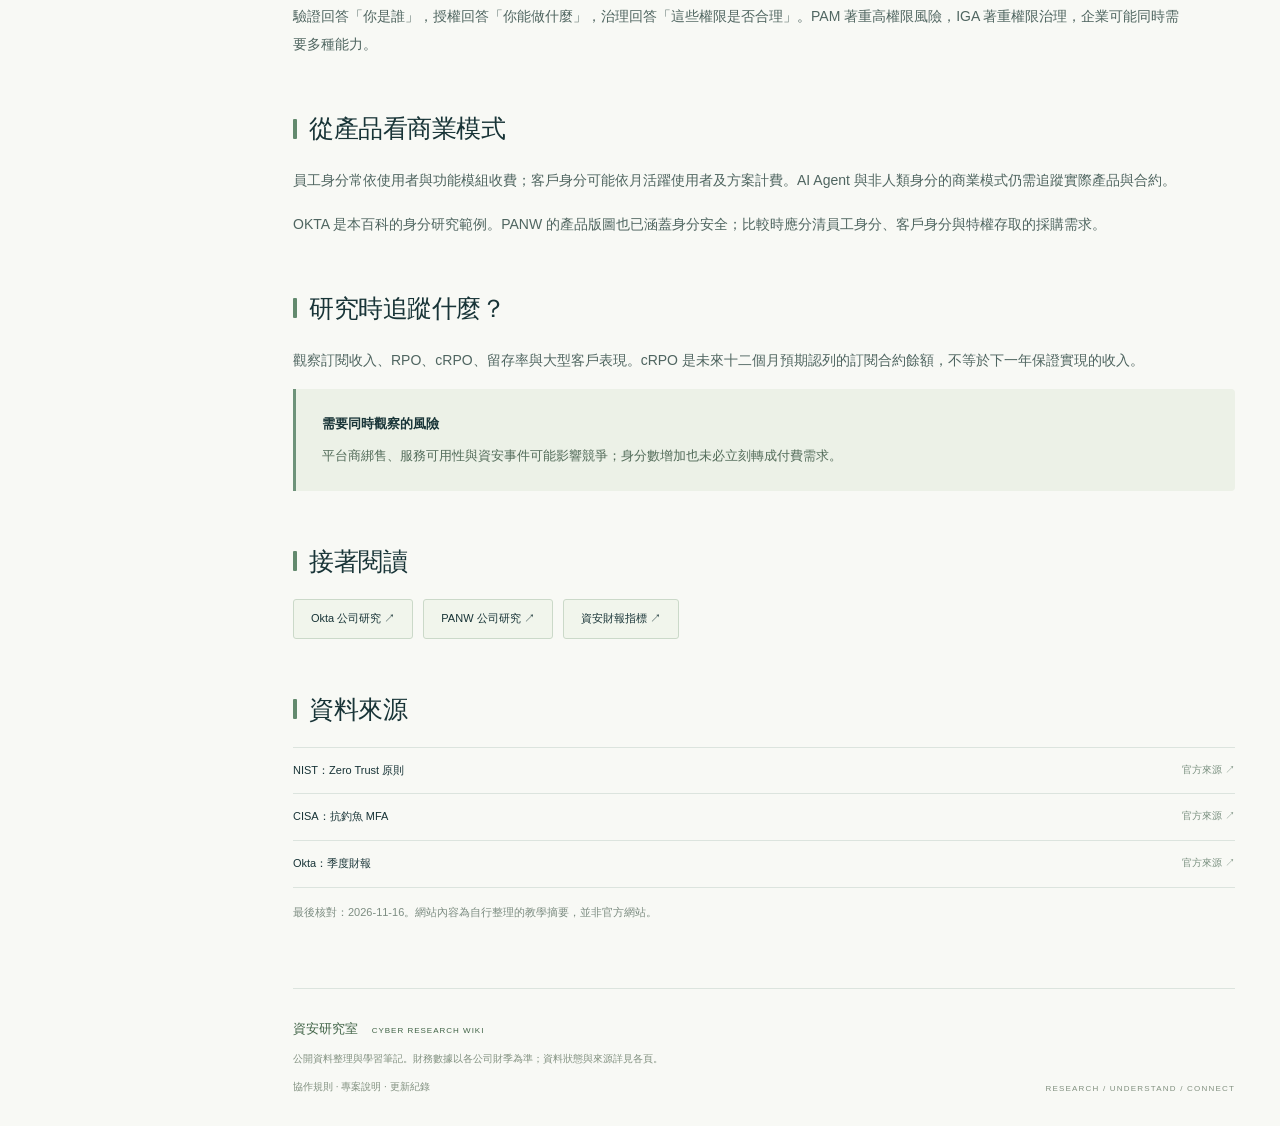
<file: sectors/identity.html>
<!DOCTYPE html><html lang="zh-Hant"><head><meta charset="utf-8"><meta name="viewport" content="width=device-width,initial-scale=1"><meta name="description" content="登入成功只是起點。更重要的是：誰能做什麼，以及這份權限何時應該結束。"><title>身分安全｜資安研究室</title><link rel="icon" href="../assets/favicon.svg" type="image/svg+xml"><link rel="stylesheet" href="../assets/css/style.css"><script defer src="../assets/js/app.js"></script></head><body><a class="skip" href="#main">跳至主要內容</a><aside class="sidebar"><a class="brand" href="../index.html"><span class="brandmark">C<span>／</span>R</span><span>資安研究室<small>CYBER RESEARCH WIKI</small></span></a><div class="edition">FIELD NOTES <span>VOL. 01 / 2026</span></div><nav aria-label="主選單"><p class="navlabel">從產業到公司</p><a  href="../index.html"><span>產業總覽</span><small>01</small></a><a  href="../sectors/endpoint.html"><span>端點安全</span><small>02</small></a><a aria-current="page" href="../sectors/identity.html"><span>身分安全</span><small>03</small></a><a  href="../companies/crwd.html"><span>CrowdStrike</span><small>CRWD</small></a><a  href="../companies/okta.html"><span>Okta</span><small>OKTA</small></a><a  href="../companies/panw.html"><span>Palo Alto Networks</span><small>PANW</small></a><a  href="../metrics/index.html"><span>財報指標</span><small>04</small></a></nav><div class="sidebar-bottom"><span class="status-dot"></span> 持續擴充的研究筆記<p>先理解產品，再閱讀數字。</p><a href="../AGENTS.md">閱讀 AI 協作規則 ↗</a><a href="https://github.com/howardchiang0129/cybersecurity-research-wiki" target="_blank" rel="noopener">GitHub 完整專案 ↗</a></div></aside><div class="workspace"><header class="topbar"><span>資安產業研究入門百科</span><div><label class="sr-only" for="site-search">搜尋主題或公司</label><input id="site-search" type="search" placeholder="搜尋主題、公司、縮寫…" autocomplete="off"><button id="menu-toggle" aria-expanded="false" aria-label="開啟導覽">目錄</button></div><div id="search-results" hidden></div></header><main id="main"><div class="page-top"><span class="eyebrow">IDENTITY SECURITY / 領域入門</span><span class="meta">編輯核對 2026.11.16</span></div><section class="page-heading"><h1>身分安全</h1><p class="lead">登入成功只是起點。更重要的是：誰能做什麼，以及這份權限何時應該結束。</p></section><nav class="contents" aria-label="本頁目錄"><a href="#problem">企業痛點</a><a href="#how">運作方式</a><a href="#terms">核心名詞</a><a href="#business">商業模式</a><a href="#watch">追蹤指標</a><a href="#sources">資料來源</a></nav><div class="definition"><span>一句話理解</span><p>身分安全管理人員、服務與其他數位身分的驗證和存取權限，降低帳號遭冒用與權限濫用的風險。</p></div><section class="article-section" id="problem"><h2>企業遇到什麼問題？</h2><p>企業同時使用多套 SaaS 與內部系統。若帳號開通、調職與離職權限沒有同步管理，過期帳號或過度授權可能留下風險。</p><div class="scenario"><span class="eyebrow">使用情境 / ILLUSTRATION</span><p>一名員工離職後，企業需要停用登入、撤銷應用權限並檢查特權存取，而非只關閉電子郵件。若是 AI Agent，也要定義擁有者、可用資源與可執行動作。此為教學情境。</p></div></section><section class="article-section" id="how"><h2>產品如何運作？</h2><div class="cards"><article class="note-card"><span class="card-index">01</span><h3>確認身分</h3><p>透過登入與驗證因子確認存取者。</p></article><article class="note-card"><span class="card-index">02</span><h3>判斷權限</h3><p>依角色、政策與風險決定可使用的資源。</p></article><article class="note-card"><span class="card-index">03</span><h3>持續治理</h3><p>記錄存取、檢視權限並在生命週期結束時撤銷。</p></article></div></section><section class="article-section" id="terms"><h2>先認識這幾個名詞</h2><div class="term-list"><article><b>SSO</b><div><h3>Single Sign-On</h3><p>單一登入，減少在不同應用重複輸入帳密。</p></div></article><article><b>MFA</b><div><h3>Multi-Factor Authentication</h3><p>多因素驗證，使用不同類型的驗證因子；不同 MFA 的抗釣魚能力不相同。</p></div></article><article><b>IAM</b><div><h3>Identity and Access Management</h3><p>身分與存取管理，涵蓋身分驗證及存取政策。</p></div></article><article><b>PAM</b><div><h3>Privileged Access Management</h3><p>特權存取管理，控管高權限帳號、憑證與工作階段。</p></div></article><article><b>IGA</b><div><h3>Identity Governance and Administration</h3><p>身分治理與管理，著重誰應擁有哪些權限、審查與生命週期。</p></div></article></div><p>驗證回答「你是誰」，授權回答「你能做什麼」，治理回答「這些權限是否合理」。PAM 著重高權限風險，IGA 著重權限治理，企業可能同時需要多種能力。</p></section><section class="article-section" id="business"><h2>從產品看商業模式</h2><p>員工身分常依使用者與功能模組收費；客戶身分可能依月活躍使用者及方案計費。AI Agent 與非人類身分的商業模式仍需追蹤實際產品與合約。</p><p>OKTA 是本百科的身分研究範例。PANW 的產品版圖也已涵蓋身分安全；比較時應分清員工身分、客戶身分與特權存取的採購需求。</p></section><section class="article-section" id="watch"><h2>研究時追蹤什麼？</h2><p>觀察訂閱收入、RPO、cRPO、留存率與大型客戶表現。cRPO 是未來十二個月預期認列的訂閱合約餘額，不等於下一年保證實現的收入。</p><div class="callout"><strong>需要同時觀察的風險</strong><p>平台商綁售、服務可用性與資安事件可能影響競爭；身分數增加也未必立刻轉成付費需求。</p></div></section><section class="article-section" id="related"><h2>接著閱讀</h2><div class="related"><a href="../companies/okta.html">Okta 公司研究 ↗</a><a href="../companies/panw.html">PANW 公司研究 ↗</a><a href="../metrics/index.html">資安財報指標 ↗</a></div></section><section class="article-section" id="sources"><h2>資料來源</h2><div class="source-list"><a href="https://www.nist.gov/publications/zero-trust-architecture" target="_blank" rel="noopener"><span>NIST：Zero Trust 原則</span><span>官方來源 ↗</span></a><a href="https://www.cisa.gov/sites/default/files/publications/fact-sheet-implementing-phishing-resistant-mfa-508c.pdf" target="_blank" rel="noopener"><span>CISA：抗釣魚 MFA</span><span>官方來源 ↗</span></a><a href="https://investor.okta.com/news-and-events/news-releases/news-details/2026/Okta-Announces-Second-Quarter-Fiscal-Year-2027-Financial-Results/default.aspx" target="_blank" rel="noopener"><span>Okta：季度財報</span><span>官方來源 ↗</span></a></div><p class="fine">最後核對：2026-11-16。網站內容為自行整理的教學摘要，並非官方網站。</p></section><footer><span>資安研究室 <small>CYBER RESEARCH WIKI</small></span><p>公開資料整理與學習筆記。財務數據以各公司財季為準；資料狀態與來源詳見各頁。</p><a href="../AGENTS.md">協作規則</a> · <a href="../README.md">專案說明</a> · <a href="../CHANGELOG.md">更新紀錄</a><span class="footer-no">RESEARCH / UNDERSTAND / CONNECT</span></footer></main></div></body></html>
</file>
<file: assets/css/style.css>
:root{--ink:#183437;--muted:#637573;--paper:#f8f9f5;--line:#dce4de;--green:#276b53;--mint:#e8f1e7;--sidebar:248px;--serif:Georgia,'Noto Serif TC','Songti TC',serif}*{box-sizing:border-box}html{scroll-behavior:smooth;scroll-padding-top:90px}body{margin:0;background:var(--paper);color:var(--ink);font-family:Inter,-apple-system,BlinkMacSystemFont,'Noto Sans TC','PingFang TC',sans-serif;font-size:15px;line-height:1.8}a{color:inherit;text-decoration:none}a:hover{color:var(--green)}button,input,select{font:inherit}a,button,input,select,summary{outline-offset:5px}a:focus-visible,button:focus-visible,input:focus-visible,select:focus-visible,summary:focus-visible{outline:2px solid var(--green)}p{margin:0 0 1.1em}h1,h2,h3{line-height:1.4;margin:0}h1{font-size:clamp(32px,4vw,54px);font-weight:550;letter-spacing:-1.5px;font-family:var(--serif)}h2{font-size:25px;font-weight:550;letter-spacing:-.5px}h3{font-size:17px;font-weight:600}strong{font-weight:650}.sidebar{width:var(--sidebar);position:fixed;inset:0 auto 0 0;background:#eef1e9;border-right:1px solid var(--line);padding:33px 24px;display:flex;flex-direction:column;z-index:20}.brand{display:flex;align-items:center;gap:12px;font-size:17px;font-weight:650;line-height:1.6;white-space:nowrap}.brand small{display:block;font-size:8px;letter-spacing:1.4px;font-weight:500}.brandmark{height:45px;width:45px;display:grid;place-content:center;background:#153a35;color:#edf5e9;font-size:17px;border-radius:2px;position:relative;display:flex;align-items:center;justify-content:center}.brandmark span{color:#9cc7a7;font-size:14px}.edition{font-size:9px;letter-spacing:1.3px;display:flex;justify-content:space-between;padding:31px 0 21px;border-bottom:1px solid #d2dbd2;color:#6e7d72}.edition span{font-size:8px;letter-spacing:.6px}.navlabel{font-size:11px;color:#7b897f;margin:25px 12px 11px}.sidebar nav a{display:flex;align-items:center;justify-content:space-between;padding:10px 12px;border-radius:4px;margin-bottom:4px;font-size:13px}.sidebar nav a small{font-size:9px;letter-spacing:.5px;color:#7c8b7f}.sidebar nav a:hover{background:#e1e9df}.sidebar nav a[aria-current]{background:#173f35;color:#fff}.sidebar nav a[aria-current] small{color:#b5c8b6}.sidebar-bottom{margin-top:auto;font-size:11px;color:#627768;padding-top:22px}.sidebar-bottom p{margin:5px 0 17px;font-size:10px}.sidebar-bottom a{display:block;font-size:10px;margin:5px 0}.status-dot{display:inline-block;width:6px;height:6px;background:#398665;border-radius:100%;margin-right:4px}.workspace{margin-left:var(--sidebar)}.topbar{height:73px;border-bottom:1px solid var(--line);display:flex;align-items:center;justify-content:space-between;padding:0 45px;font-size:11px;color:var(--muted);position:relative;background:rgba(248,249,245,.96);z-index:10}.topbar input{background:transparent;border:1px solid #d5dfd6;border-radius:5px;padding:7px 12px;font-size:11px;width:220px;color:var(--ink)}.topbar>div{display:flex;gap:12px}#menu-toggle{display:none}.sr-only{position:absolute;width:1px;height:1px;overflow:hidden;clip:rect(0,0,0,0)}.skip{position:fixed;left:10px;top:-70px;background:white;padding:12px;z-index:99}.skip:focus{top:10px}main{max-width:1330px;margin:auto;padding:35px 45px 0}.page-top{display:flex;justify-content:space-between;align-items:center;gap:20px;margin-bottom:25px}.eyebrow{font-size:10px;letter-spacing:1.6px;font-weight:600;color:#60806b}.meta{font-size:10px;color:#89968c;white-space:nowrap}.page-heading{margin-bottom:34px}.lead{font-size:14px;max-width:760px;color:var(--muted);margin:14px 0 0;line-height:1.95}.hero-panel{background:#e5ece0;border:1px solid #d8e2d3;border-radius:6px;display:grid;grid-template-columns:1.1fr 1fr;min-height:350px;padding:35px 37px;overflow:hidden;position:relative}.pill{font-size:10px;background:#f0f5ec;border:1px solid #ceddca;display:inline-block;padding:4px 10px;border-radius:30px;color:#3a6852}.hero-panel h2{font-size:clamp(30px,3.4vw,44px);font-family:var(--serif);letter-spacing:-1px;line-height:1.5;margin:17px 0 14px}.hero-panel p{font-size:12px;color:#526c58;line-height:1.9}.button{background:#193f35;color:#fff;display:inline-flex;gap:29px;align-items:center;font-size:11px;padding:10px 17px;border-radius:3px}.button:hover{background:#2c5d49;color:white}.system-map{min-height:285px;position:relative;align-self:center}.orbit{border:1px solid #b5cbb7;position:absolute;left:50%;top:47%;transform:translate(-50%,-50%);border-radius:50%;width:235px;height:235px}.orbit-two{width:155px;height:155px;border-style:dashed}.map-center{position:absolute;left:50%;top:47%;transform:translate(-50%,-50%);text-align:center;border:1px solid #a1bca3;background:#f0f5e9;border-radius:50%;width:90px;height:90px;display:flex;flex-direction:column;justify-content:center;font-size:17px;line-height:1.5}.map-center small{font-size:10px;color:#68816b}.map-label{position:absolute;z-index:1;font-size:9px;font-weight:550;letter-spacing:1px;background:#f1f5eb;border:1px solid #becfba;padding:6px 9px;white-space:nowrap;border-radius:3px}.label-one{top:21px;left:34%}.label-two{right:0;top:113px}.label-three{left:29%;bottom:33px}.label-four{left:0;top:112px}.map-caption{position:absolute;bottom:0;left:0;right:0;text-align:center;font-size:9px;color:#7f9580;letter-spacing:1px}.overview-strip{display:grid;grid-template-columns:repeat(4,1fr);border:1px solid var(--line);border-top:0;margin-bottom:12px;padding:23px 10px;background:#fbfcf8}.overview-strip>div{display:flex;align-items:center;justify-content:center;gap:14px;border-right:1px solid var(--line)}.overview-strip>div:last-child{border-right:0}.overview-strip b{font-family:Georgia,serif;font-size:27px;font-weight:400;color:#35644f}.overview-strip span{font-size:11px;color:var(--muted)}.article-section{padding-top:35px;margin-top:18px}.article-section>h2{margin-bottom:20px;display:flex;gap:12px;align-items:center}.article-section>h2:before{content:'';width:4px;height:20px;background:#638a6e;border-radius:1px}.article-section>p{max-width:900px;font-size:14px;color:#4f6560;line-height:2}.cards{display:grid;grid-template-columns:repeat(3,1fr);border:1px solid var(--line);background:#fcfdf9;border-radius:5px;overflow:hidden}.note-card{padding:25px 23px;border-right:1px solid var(--line)}.note-card:last-child{border-right:0}.card-index{font-family:Georgia,serif;color:#94ac96;font-size:23px;display:block;margin-bottom:17px}.note-card h3{margin-bottom:12px}.note-card p{font-size:12px;color:var(--muted);line-height:1.95;margin:0}.sector-grid{display:grid;grid-template-columns:repeat(2,1fr);gap:13px}.sector-tile{display:block;border:1px solid var(--line);padding:25px;background:#fdfefb;border-radius:5px}.sector-tile h3{display:flex;align-items:center;justify-content:space-between;margin:9px 0 12px;font-size:19px}.sector-tile p{font-size:12px;color:var(--muted);margin-bottom:18px}.sector-tile small{font-size:10px;color:#75907d}.sector-tile.available{border-top:3px solid #426e54}.sector-tile.available:hover{background:#eef4e9;border-color:#72947b}.sector-tile.planned{background:transparent}.sector-tile.planned .eyebrow{color:#89978c}.company-list{border-top:1px solid var(--line)}.company-list>a{display:flex;align-items:center;gap:22px;padding:25px 5px;border-bottom:1px solid var(--line)}.company-list>a:hover{background:#eef3e9}.ticker{width:65px;height:65px;border:1px solid #cadacd;display:grid;place-items:center;font-size:11px;font-weight:700;letter-spacing:1px;flex:none;border-radius:5px;background:#edf4e7}.ticker.crwd{color:#9a4236;background:#f3e9df;border-color:#e2cfc2}.ticker.okta{background:#e6edf4;color:#335779;border-color:#cbd8e3}.ticker.panw{background:#f5eddd;color:#93622e;border-color:#e3d4b7}.company-list h3{font-size:18px;margin-bottom:4px}.company-list p{font-size:12px;margin:0;color:var(--muted)}.arrow{margin-left:auto;font-size:23px;color:#78927e}.callout{border-left:3px solid #6e937a;background:#ecf1e7;padding:23px 26px;font-size:13px;border-radius:0 4px 4px 0}.callout p{margin:7px 0 0;color:#536c5a;line-height:1.95}.callout a{display:inline-block;margin-top:14px;text-decoration:underline;font-size:11px}.source-list{margin-top:20px;border-top:1px solid var(--line)}.source-list a{display:flex;justify-content:space-between;gap:20px;padding:13px 0;border-bottom:1px solid var(--line);font-size:11px}.source-list a>span:last-child{color:#7c9282;font-size:10px;white-space:nowrap}.fine{font-size:11px!important;color:#7d8d82!important;line-height:1.9;margin:13px 0!important}.contents{display:flex;flex-wrap:wrap;gap:8px 22px;border-block:1px solid var(--line);padding:13px 0;font-size:11px;margin-bottom:30px;color:#627c69}.definition{display:grid;grid-template-columns:110px 1fr;background:#e6eee2;padding:25px;gap:20px;border-radius:4px}.definition>span{font-size:11px;color:#62836a;padding-top:4px}.definition p{font-size:16px;line-height:1.9;margin:0}.scenario{border:1px solid var(--line);padding:23px;margin-top:22px;background:#fdfefb}.scenario p{margin:10px 0 0;font-size:13px;line-height:1.95;color:#607167}.term-list{border-top:1px solid var(--line);margin-bottom:22px}.term-list article{display:grid;grid-template-columns:90px 1fr;border-bottom:1px solid var(--line);padding:21px 0;gap:15px}.term-list b{font-size:21px;font-family:Georgia,serif;font-weight:400;color:#3f7556}.term-list h3{font-size:13px;margin-bottom:6px}.term-list p{font-size:12px;color:var(--muted);margin:0}.related{display:flex;flex-wrap:wrap;gap:10px}.related a{border:1px solid #cbd9c9;padding:9px 17px;font-size:11px;border-radius:3px;background:#f1f5ec}.company-intro{display:flex;align-items:center;gap:23px;border-block:1px solid var(--line);padding:24px 0}.company-intro p{margin:0;font-size:13px;color:var(--muted);flex:1}.company-intro .pill{white-space:nowrap}.finance-toolbar{display:flex;align-items:center;justify-content:space-between;gap:15px;margin:20px 0}.finance-toolbar label{font-size:12px;margin-right:15px}.finance-toolbar select{border:1px solid #a9bfa9;padding:8px 28px 8px 12px;border-radius:4px;background:#f6faf3;color:#234634;font-size:12px}.text-link{font-size:11px;color:#587a60;text-decoration:underline}.finance-cards{display:grid;grid-template-columns:repeat(4,1fr);gap:12px}.finance-card{border:1px solid var(--line);padding:22px 19px;background:#fcfef9;border-radius:4px}.finance-card:first-child{background:#e6eee0;border-color:#cadbc3}.finance-card span{font-size:10px;color:#728571;display:block}.finance-card b{font-size:27px;font-family:Georgia,serif;font-weight:400;display:block;margin:10px 0;color:#254c37;font-variant-numeric:tabular-nums}.finance-card small{font-size:9px;color:#81917f}.financial-detail{margin-top:25px}.financial-detail h3{font-size:13px;margin-bottom:12px}#finance-details{display:grid;grid-template-columns:repeat(2,1fr);gap:0 25px}#finance-details>div{display:flex;justify-content:space-between;gap:10px;font-size:11px;padding:10px 0;border-bottom:1px solid var(--line)}#finance-details b{font-weight:550;font-variant-numeric:tabular-nums;white-space:nowrap}.pending{color:#8d978c}.kpi-cards{display:flex;flex-wrap:wrap;gap:9px}.kpi-cards>div{padding:12px 16px;background:#edf2e7;border-radius:3px;font-size:11px;display:flex;gap:25px;align-items:center}.kpi-cards b{font-size:16px;font-family:Georgia,serif;font-weight:400}.data-note{font-size:11px;color:#876e3f;background:#f4f0e5;padding:16px;border-radius:4px;line-height:1.9;margin:20px 0}.revenue-history{border:1px solid var(--line);background:#fdfefb;padding:25px;border-radius:4px}.revenue-history>div{display:grid;grid-template-columns:100px 1fr 80px;align-items:center;gap:15px;margin-bottom:19px;font-size:11px}.revenue-history>div:last-child{margin:0}.bar-track{height:18px;background:#eff2e9;border-radius:2px;overflow:hidden}.bar-track>div{height:100%;background:#7d9e7b;border-radius:2px}.revenue-history>div:last-child .bar-track>div{background:#2f6449}.revenue-history b{text-align:right;font-family:Georgia,serif;font-size:14px;font-weight:400}.guidance{display:grid;grid-template-columns:1fr 1fr;border:1px solid var(--line);margin-bottom:17px}.guidance article{padding:23px;border-right:1px solid var(--line)}.guidance article:last-child{border-right:0}.guidance span,.guidance small{display:block;font-size:11px;color:var(--muted)}.guidance strong{display:block;font-size:26px;font-family:Georgia,serif;font-weight:400;margin:9px 0}.metric-glossary details{border-bottom:1px solid var(--line);padding:18px 0}.metric-glossary details:first-child{border-top:1px solid var(--line)}summary{cursor:pointer;display:flex;align-items:center;gap:25px;list-style:none}summary::-webkit-details-marker{display:none}summary>span:first-child{font-family:Georgia,serif;font-size:20px;color:#346049;min-width:155px}summary b{font-size:12px;font-weight:450;color:var(--muted)}summary .plus{margin-left:auto;font-size:18px;color:#8a9d89}details[open] .plus{transform:rotate(45deg)}details>div{padding:15px 0 0 180px;font-size:13px;color:#5e7364}details>div p:last-child{margin-bottom:0}.calculator{display:grid;grid-template-columns:1fr 1fr;border:1px solid #c9d8c5;background:#f0f5eb;border-radius:5px;overflow:hidden}.calculator>div{padding:30px}.calculator h3{margin:10px 0 20px}.calculator label{display:block;font-size:12px;margin-bottom:5px}.calculator input{display:block;width:100%;padding:9px 12px;border:1px solid #bbccba;border-radius:3px;background:#fbfdf7;margin-bottom:16px;font-size:14px;color:var(--ink)}.calc-result{background:#e0ead9;display:flex;flex-direction:column;justify-content:center;align-items:center;text-align:center}.calc-result>span{font-size:10px;letter-spacing:2px;color:#68816a}.calc-result output{font-size:65px;line-height:1.5;font-family:Georgia,serif;color:#2d5f43}.calc-result p{font-size:12px;margin-bottom:14px}.calc-result small{font-size:10px;color:#7e8e78}#search-results{position:absolute;right:45px;top:63px;width:350px;display:block;background:#fbfdf8;border:1px solid #b5cab5;box-shadow:0 9px 25px #18343715;border-radius:5px;padding:8px;z-index:30}#search-results[hidden]{display:none}#search-results a{display:block;padding:10px;font-size:12px;border-radius:3px}#search-results a:hover{background:#e5eddf}#search-results p{margin:0;padding:12px;font-size:12px}footer{border-top:1px solid var(--line);margin-top:65px;padding:28px 0 30px;font-size:10px;color:#829180;position:relative}footer>span:first-child{font-size:13px;color:#416447}footer small{font-size:8px;letter-spacing:1px;margin-left:10px}footer p{margin:10px 0}footer a{font-size:10px}.footer-no{font-size:8px;letter-spacing:1.2px;display:block;position:absolute;right:0;bottom:30px}body.menu-open .sidebar{transform:translateX(0)}@media(min-width:1600px){main{padding-inline:65px}.hero-panel{min-height:380px}}@media(max-width:1180px){:root{--sidebar:218px}.sidebar{padding-inline:18px}.topbar{padding-inline:28px}main{padding-inline:28px}.hero-panel{padding:28px;grid-template-columns:1.1fr 1fr}.hero-panel h2{font-size:35px}.system-map{transform:scale(.86);transform-origin:center}.finance-cards{grid-template-columns:repeat(2,1fr)}.company-intro .pill{display:none}}@media(max-width:850px){:root{--sidebar:0px}.sidebar{width:248px;transform:translateX(-100%);transition:transform .2s;box-shadow:10px 0 40px #153a3510}.topbar{height:65px;padding-inline:22px}.topbar>span{font-size:10px}.topbar input{width:185px}#menu-toggle{display:inline-block;font-size:11px;border:1px solid #b9cbb8;background:transparent;color:#376548;padding:5px 9px;border-radius:3px}main{padding:26px 24px 0}.hero-panel{min-height:330px}.hero-panel h2{font-size:34px}.system-map{transform:scale(.9)}.meta{font-size:9px}.cards{grid-template-columns:1fr}.note-card{border-right:0;border-bottom:1px solid var(--line);padding:21px;display:grid;grid-template-columns:36px 1fr;gap:3px 15px}.note-card:last-child{border-bottom:0}.card-index{grid-row:span 2;margin:0}.note-card h3{margin:0 0 5px}.note-card p{grid-column:2}.footer-no{position:static;margin-top:15px}}@media(max-width:580px){body{font-size:14px}main{padding-inline:20px}.topbar{padding-inline:20px}.topbar>span{max-width:90px;line-height:1.5}.topbar input{width:160px}.topbar>div{gap:7px}.page-top{align-items:flex-start;gap:12px}.eyebrow{font-size:9px;letter-spacing:1px}.meta{font-size:8px}.page-heading{margin-bottom:25px}.lead{font-size:13px}.hero-panel{grid-template-columns:1fr;padding:25px;gap:15px}.hero-panel h2{font-size:38px}.hero-panel p{font-size:12px}.system-map{height:260px;min-height:260px;transform:scale(.88);margin-top:5px}.overview-strip{grid-template-columns:1fr 1fr;gap:14px 0;padding:19px 4px}.overview-strip>div:nth-child(2){border-right:0}.overview-strip b{font-size:25px}.overview-strip span{font-size:10px}.sector-grid{grid-template-columns:1fr}.article-section{padding-top:25px;margin-top:12px}.article-section>h2{font-size:21px}.sector-tile{padding:21px}.company-list>a{gap:13px;padding:22px 0}.ticker{width:53px;height:53px;font-size:9px}.company-list h3{font-size:16px}.company-list p{font-size:11px}.arrow{font-size:19px}.definition{grid-template-columns:1fr;gap:9px;padding:20px}.definition p{font-size:15px}.term-list article{grid-template-columns:65px 1fr;gap:10px}.term-list b{font-size:19px}.company-intro{gap:15px}.company-intro p{font-size:12px}.finance-toolbar{align-items:flex-start;gap:10px}.finance-toolbar>div{display:flex;flex-direction:column;gap:6px}.finance-toolbar label{font-size:10px}.finance-toolbar select{font-size:11px}.text-link{font-size:10px;margin-top:25px}.finance-cards{gap:9px}.finance-card{padding:17px 13px}.finance-card b{font-size:25px}.finance-card span{font-size:9px}#finance-details{grid-template-columns:1fr}.revenue-history{padding:19px 13px}.revenue-history>div{grid-template-columns:77px 1fr 64px;gap:8px;font-size:9px}.revenue-history b{font-size:12px}.guidance{grid-template-columns:1fr}.guidance article{border-right:0;border-bottom:1px solid var(--line);padding:19px}.guidance article:last-child{border-bottom:0}.guidance strong{font-size:25px}summary{gap:12px}summary>span:first-child{min-width:115px;font-size:18px}summary b{font-size:10px}details>div{padding-left:0}.calculator{grid-template-columns:1fr}.calculator>div{padding:24px}.calc-result output{font-size:55px}.source-list a{gap:10px;font-size:10px}#search-results{right:20px;width:calc(100vw - 40px);top:59px}.contents{font-size:10px;gap:9px 17px}.callout{padding:20px;font-size:12px}.footer-no{font-size:7px}}
@media(prefers-reduced-motion:reduce){html{scroll-behavior:auto}*{transition:none!important}}
</file>
